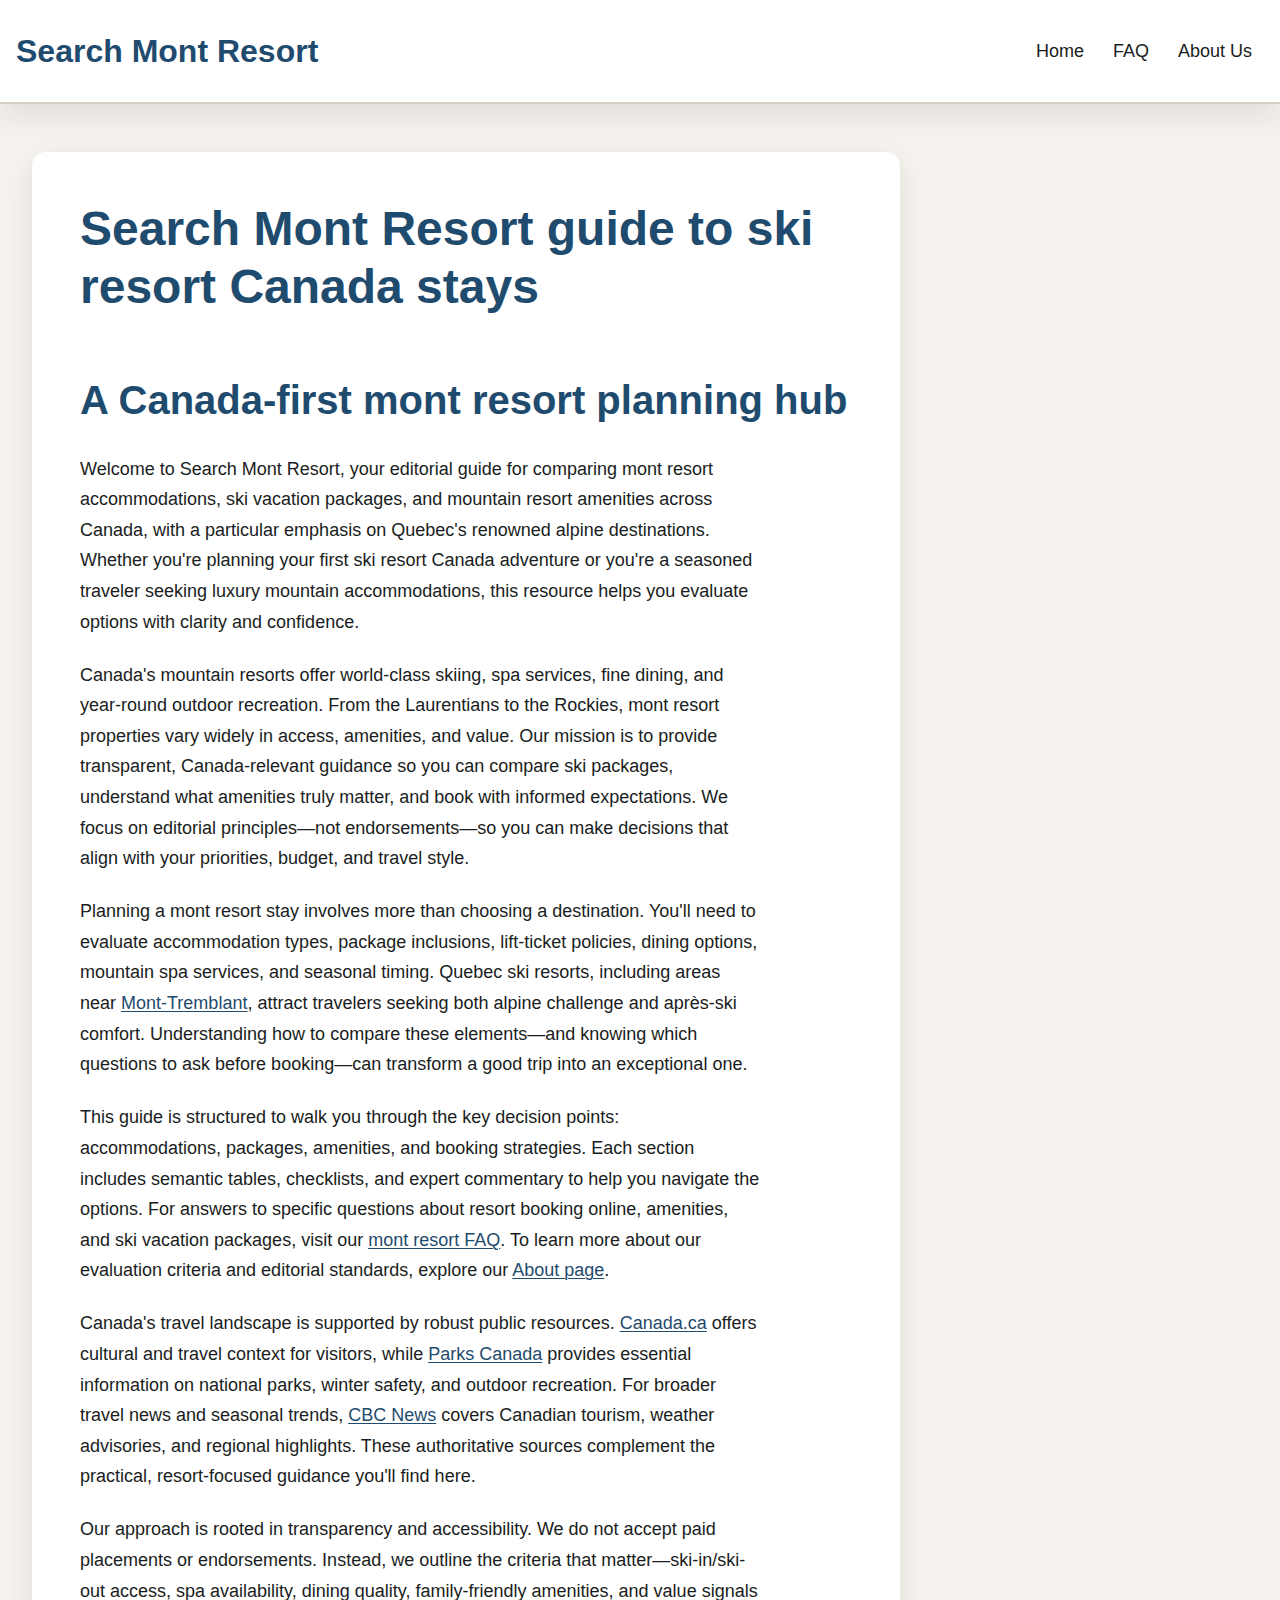
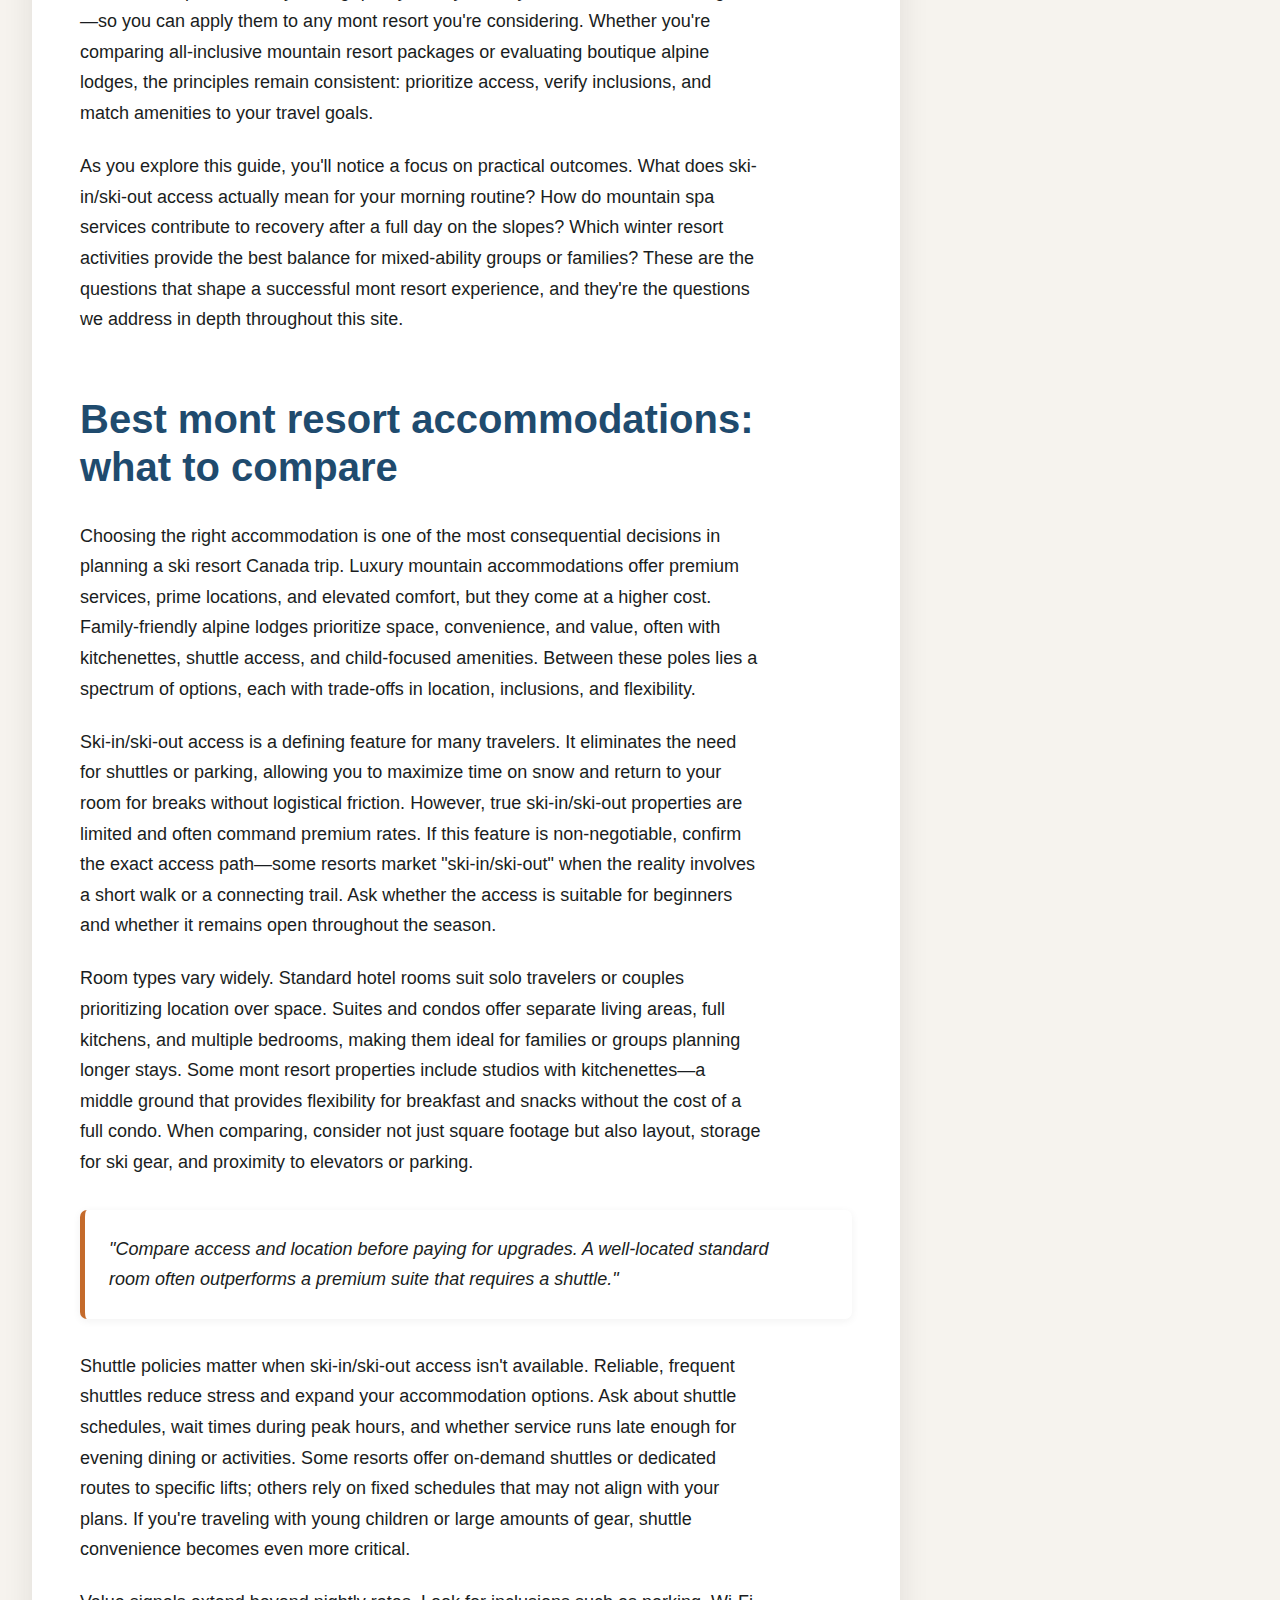
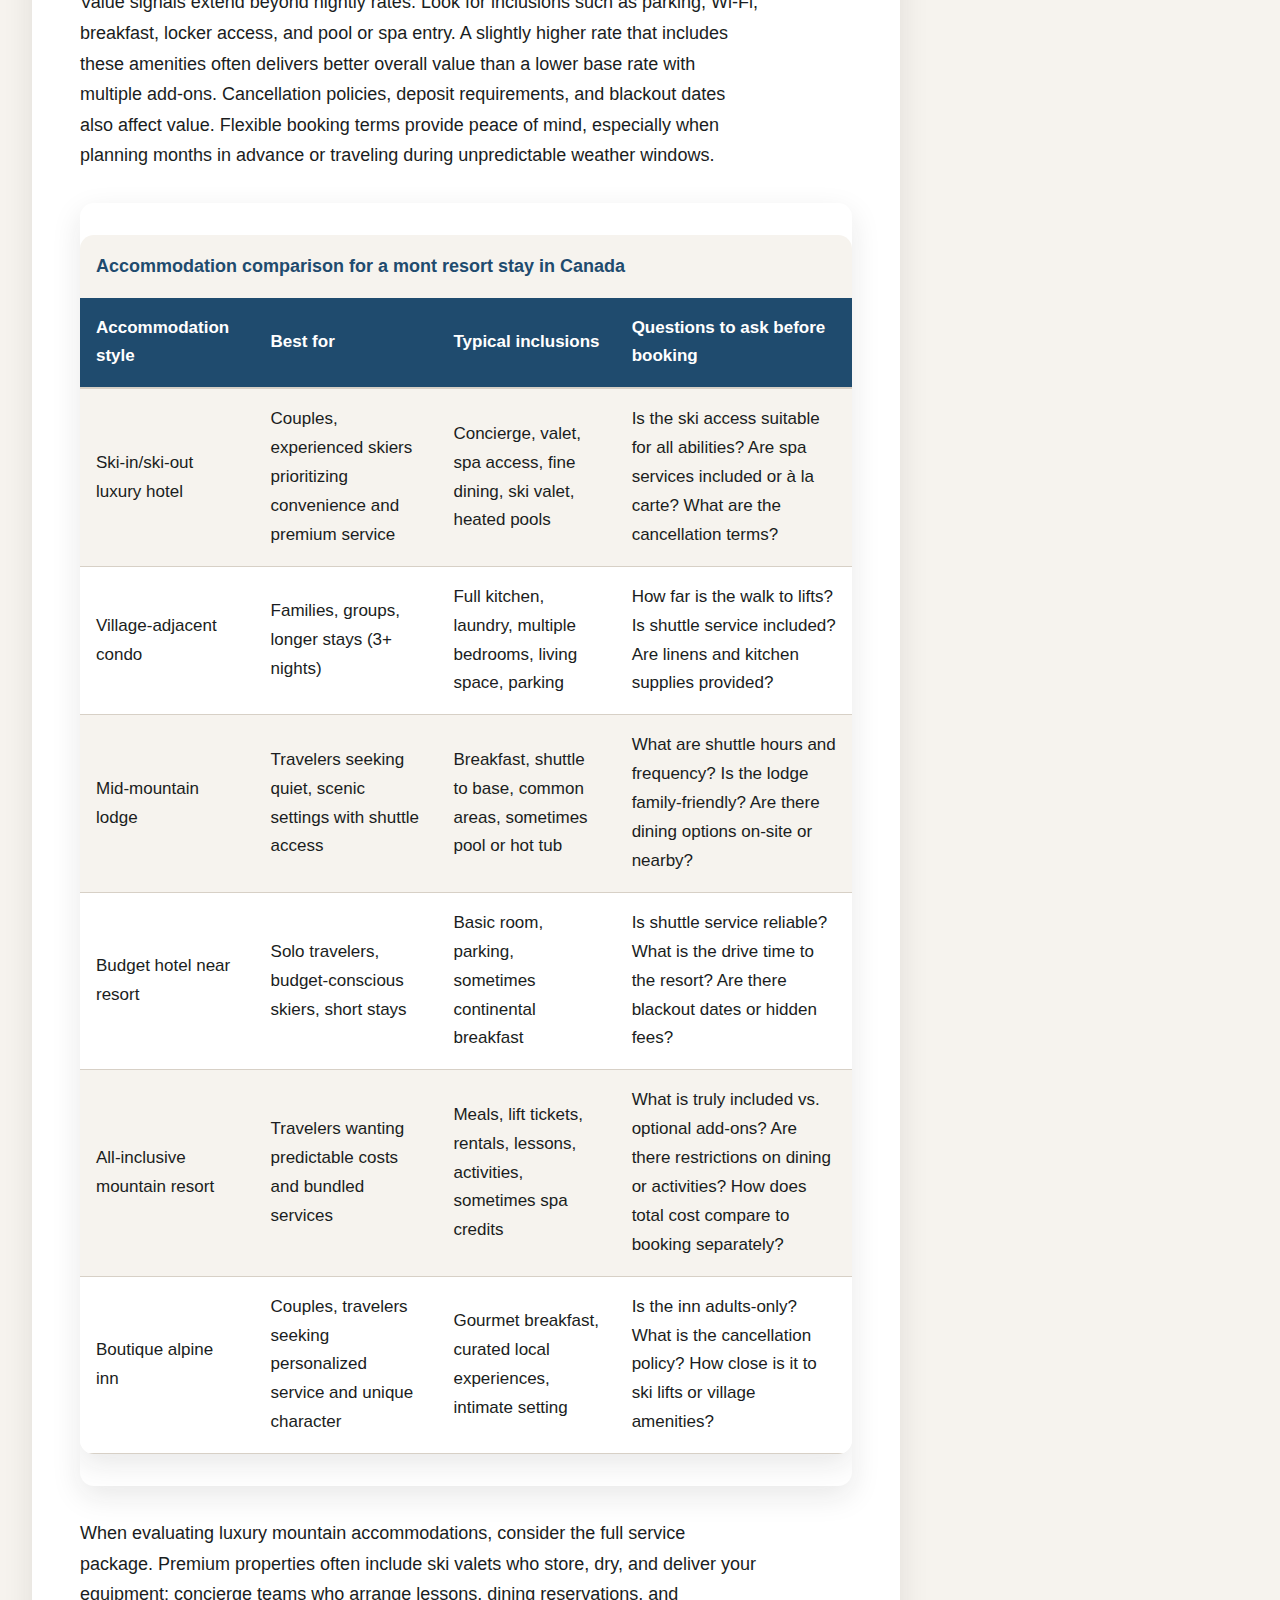
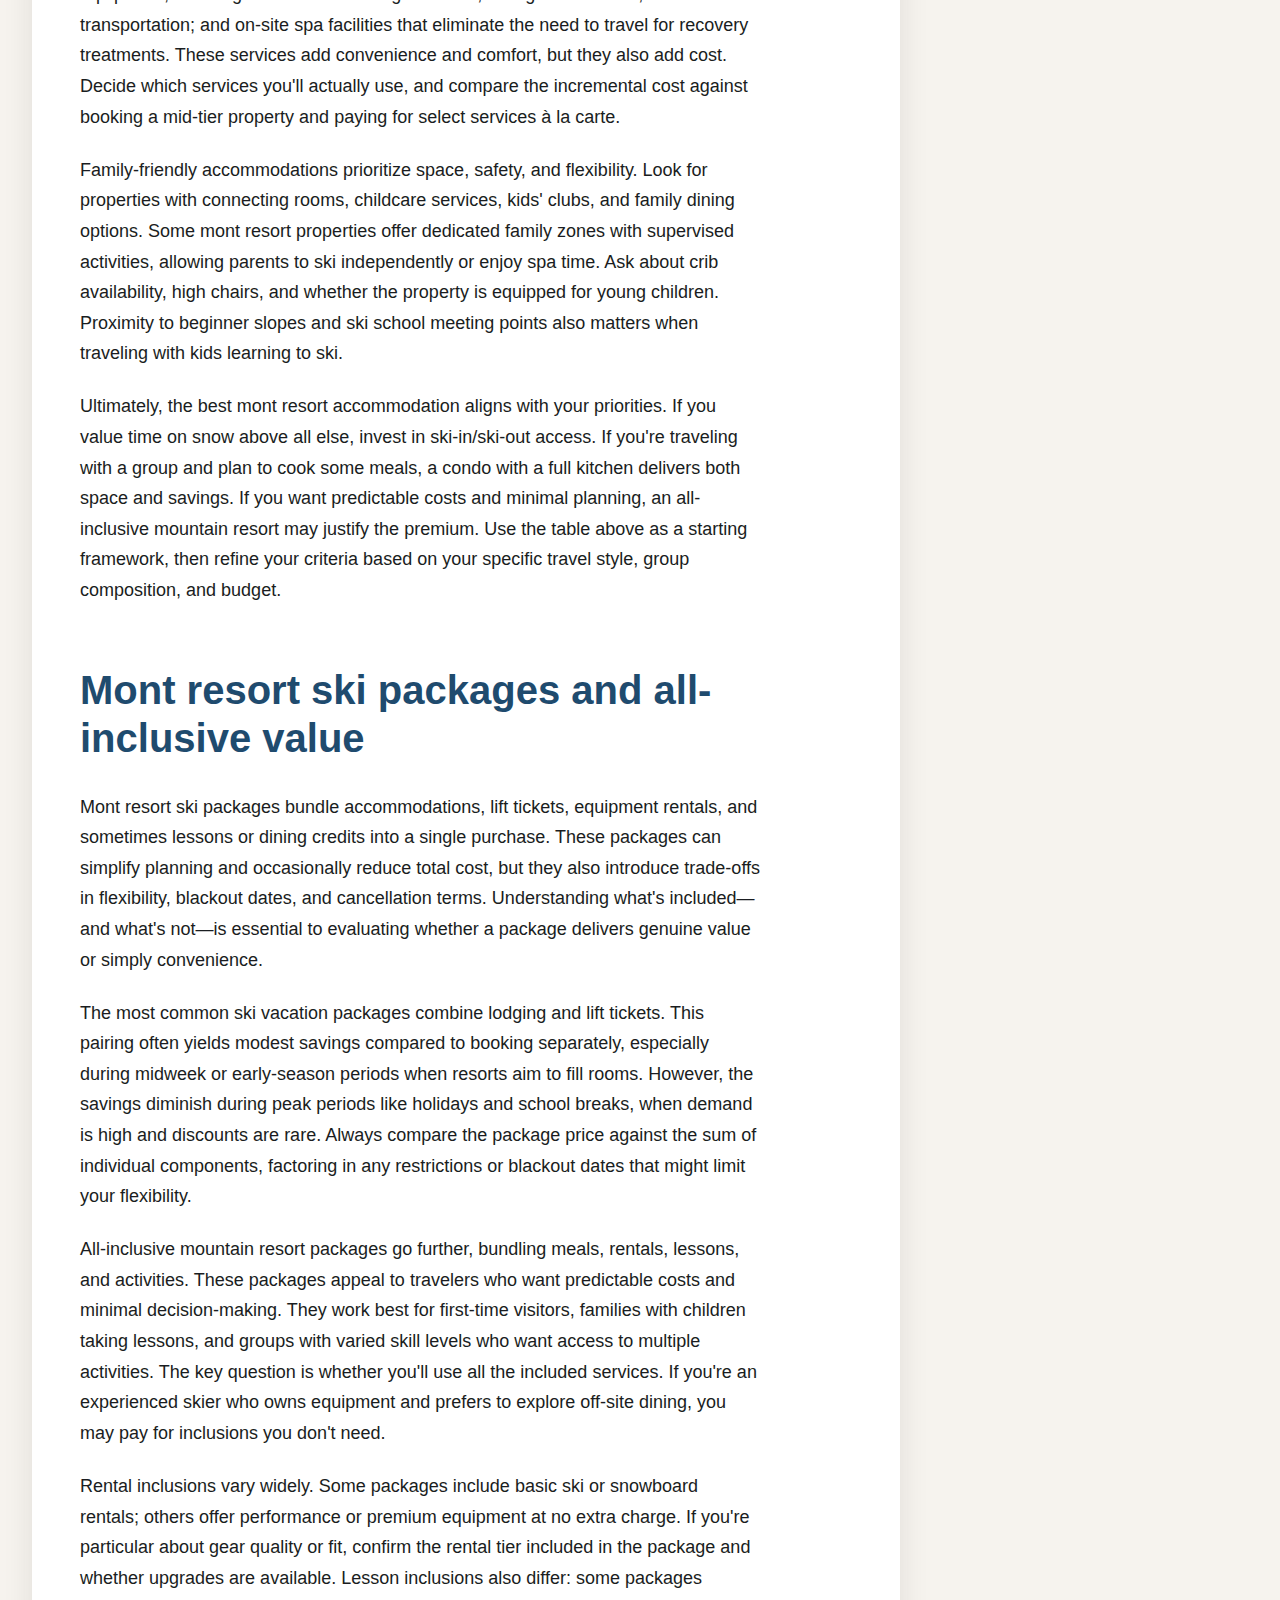
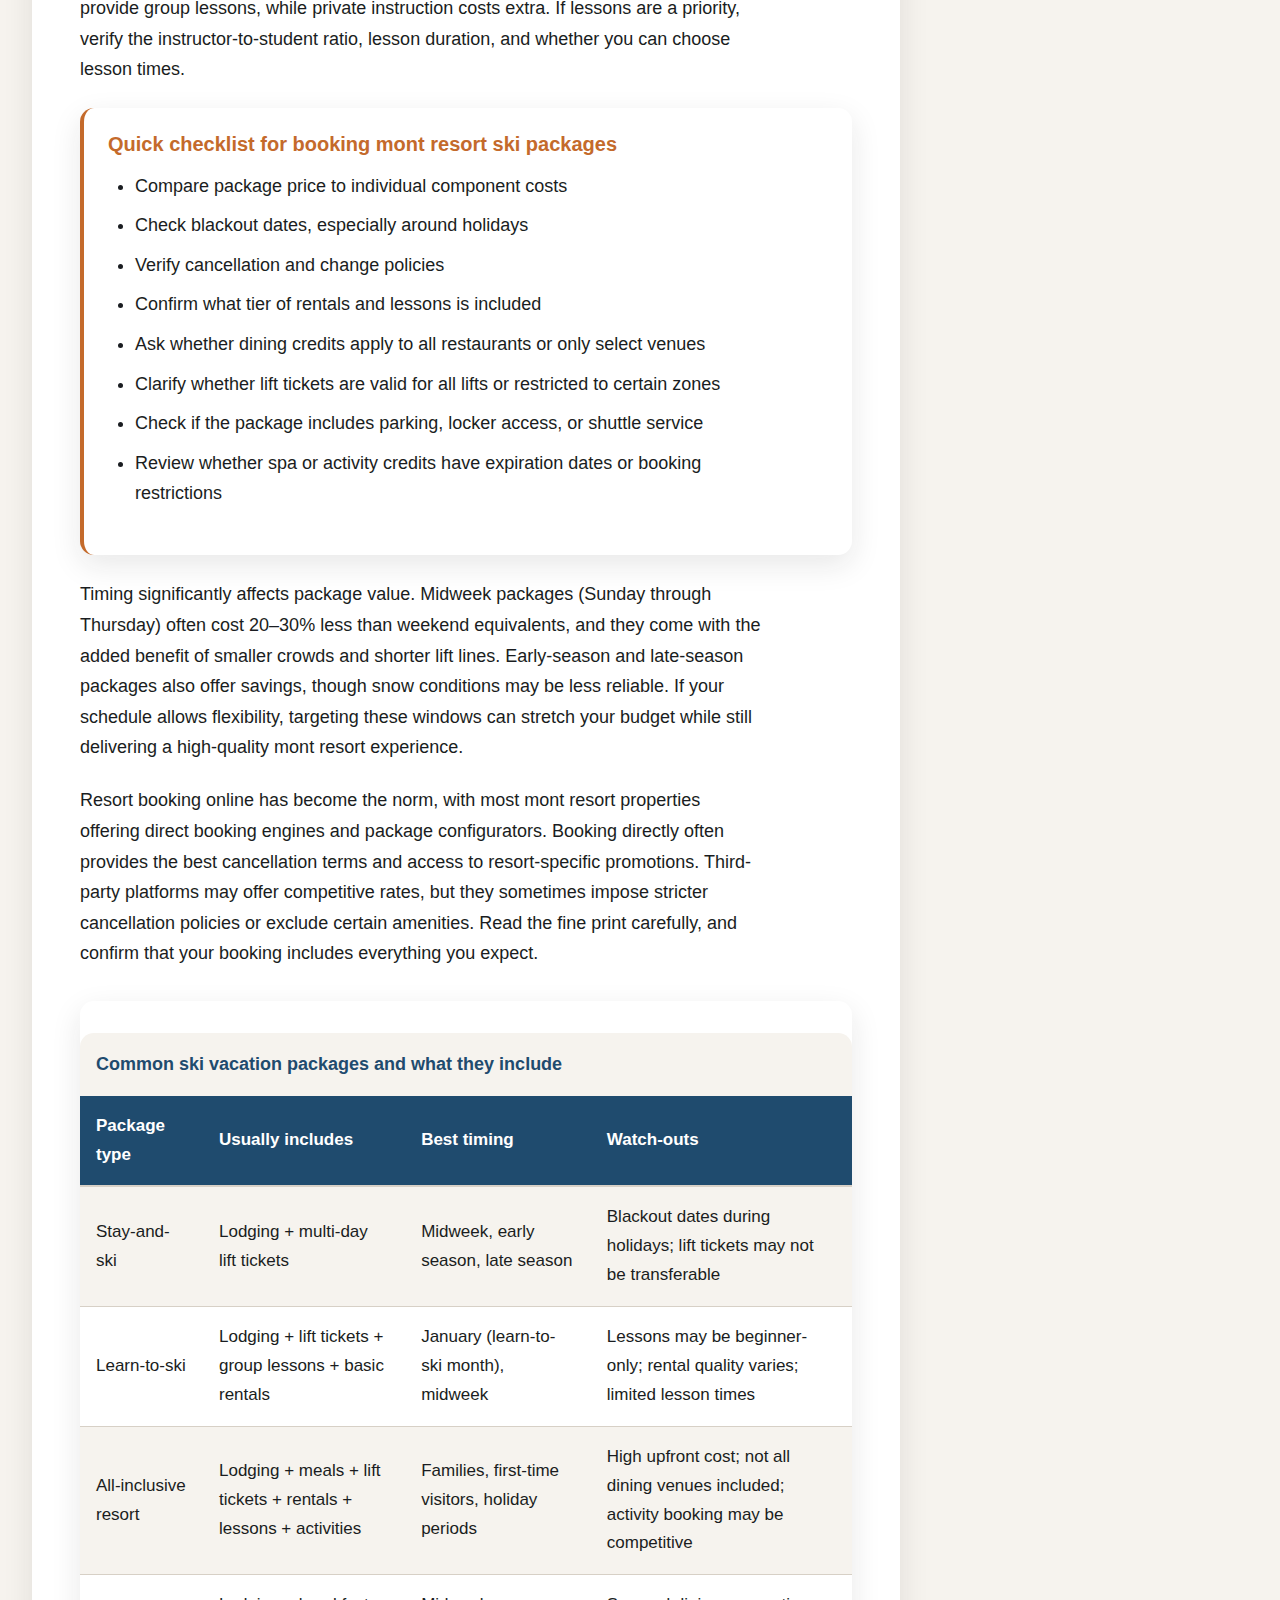
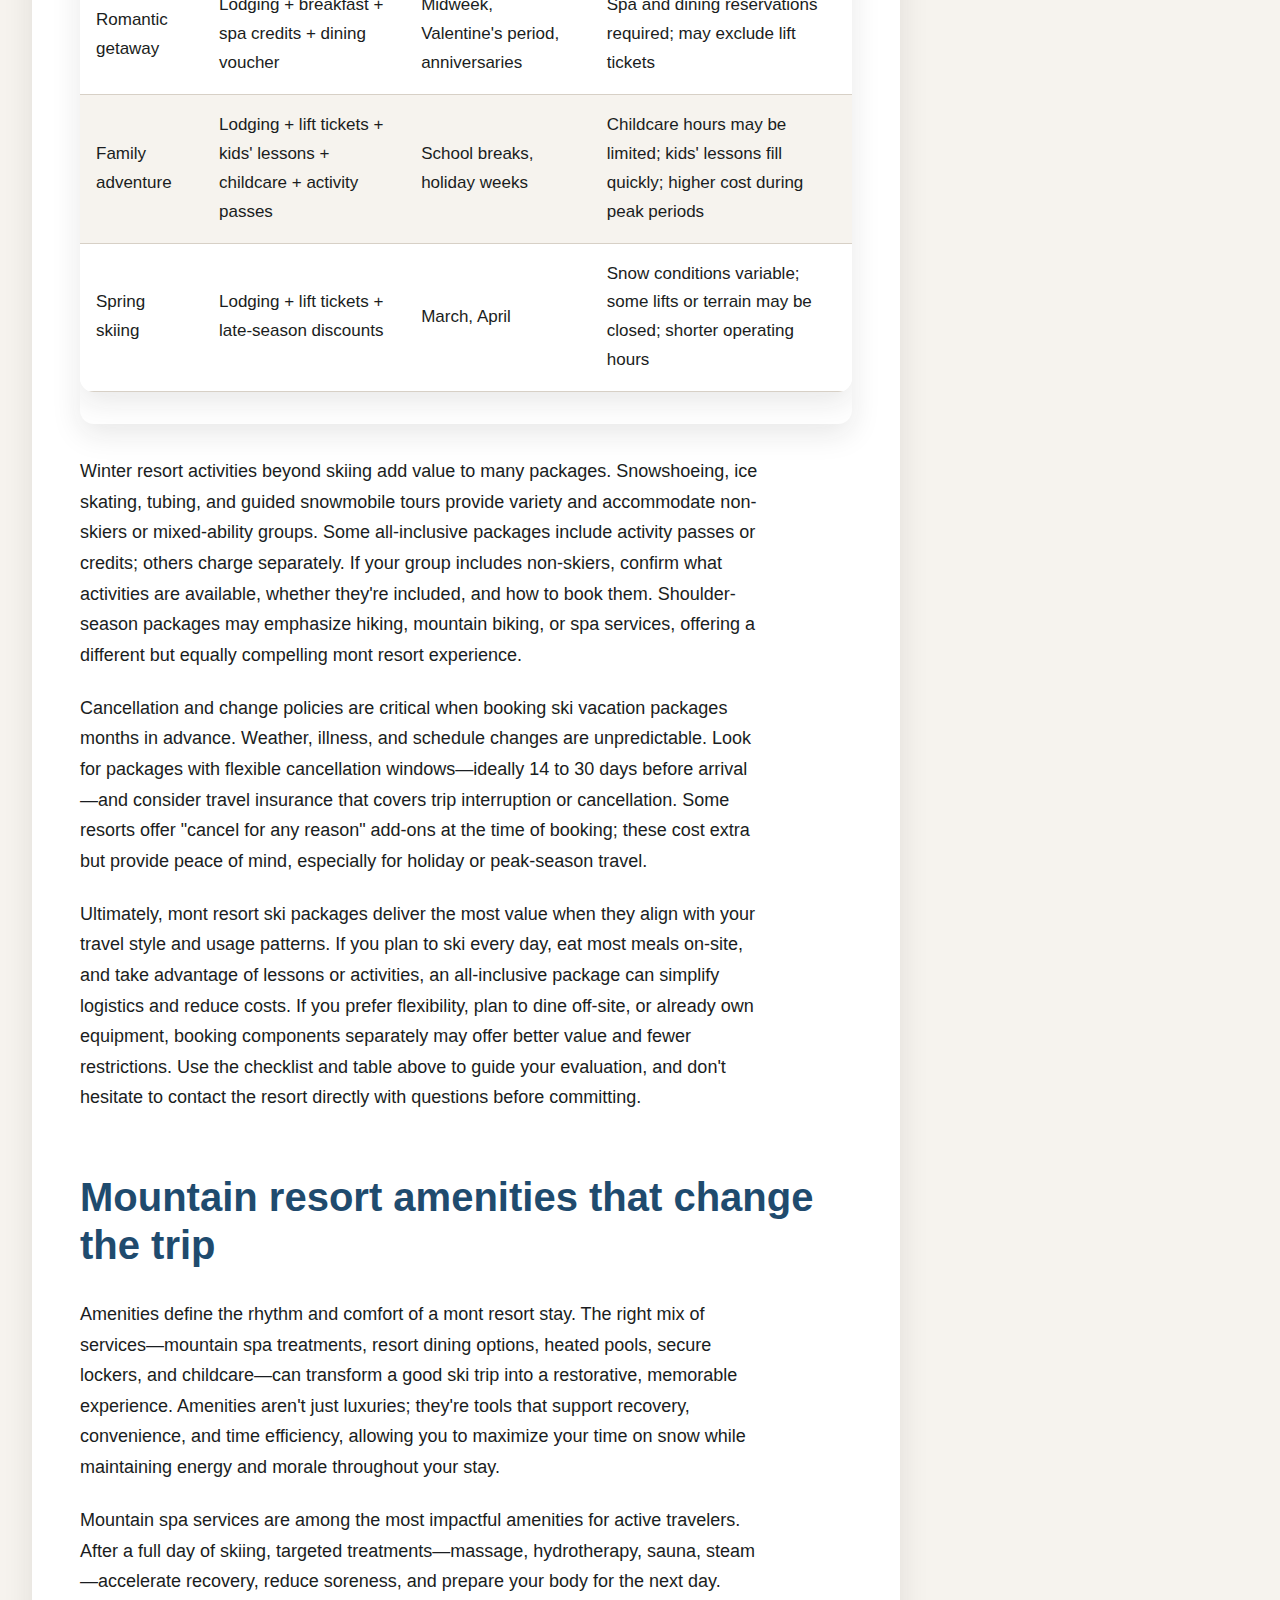
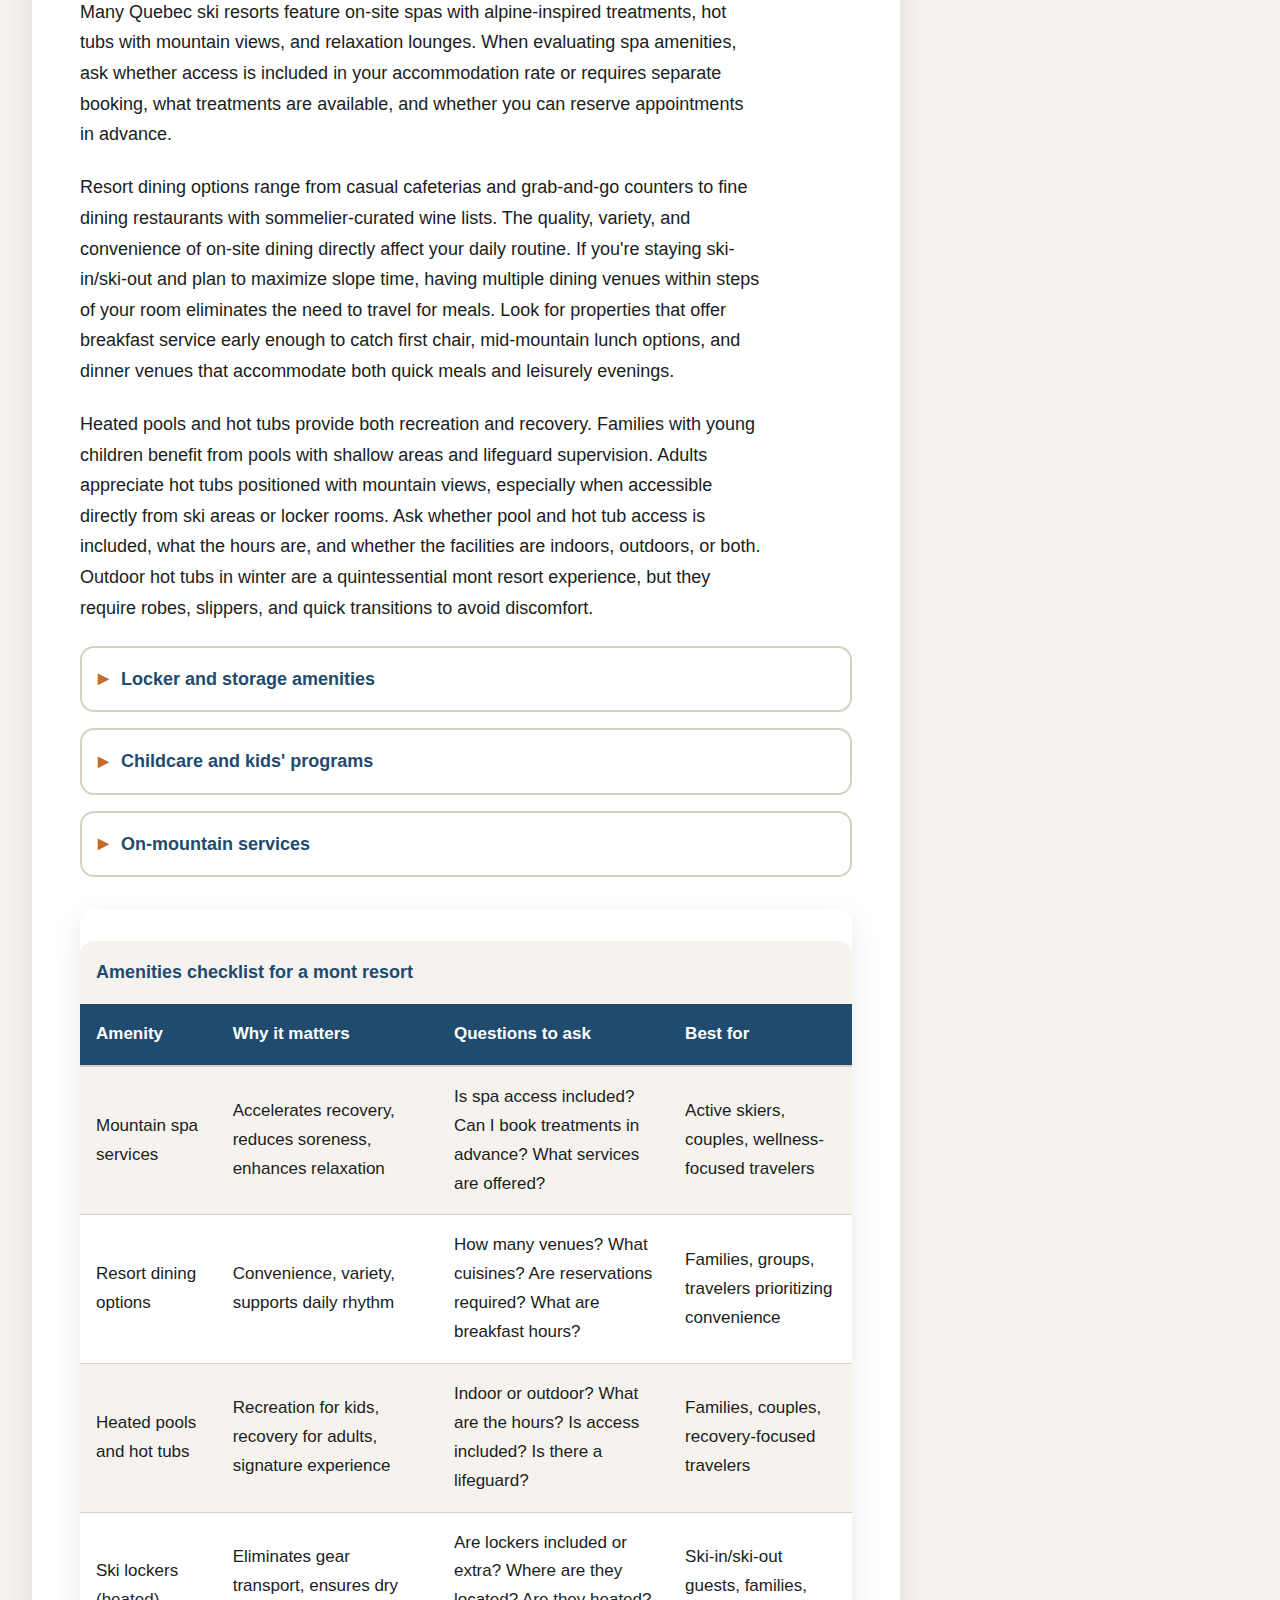
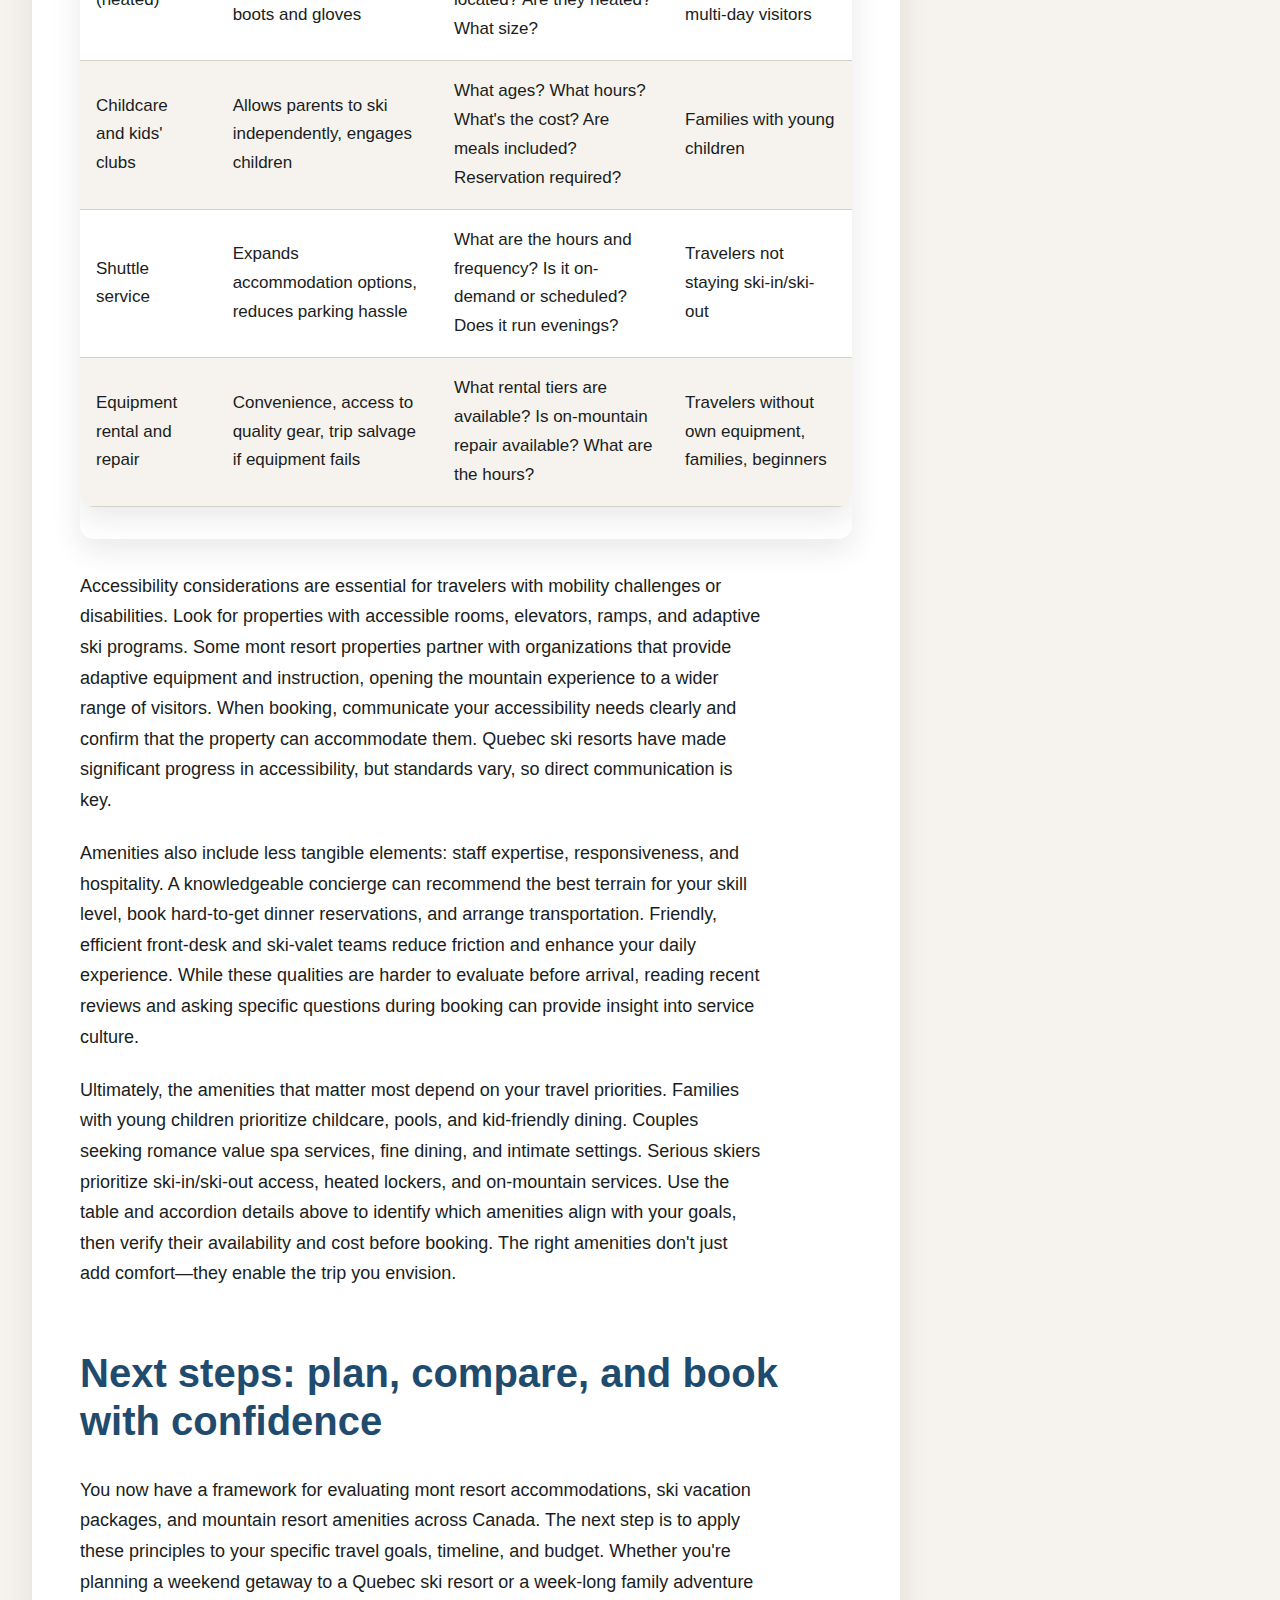
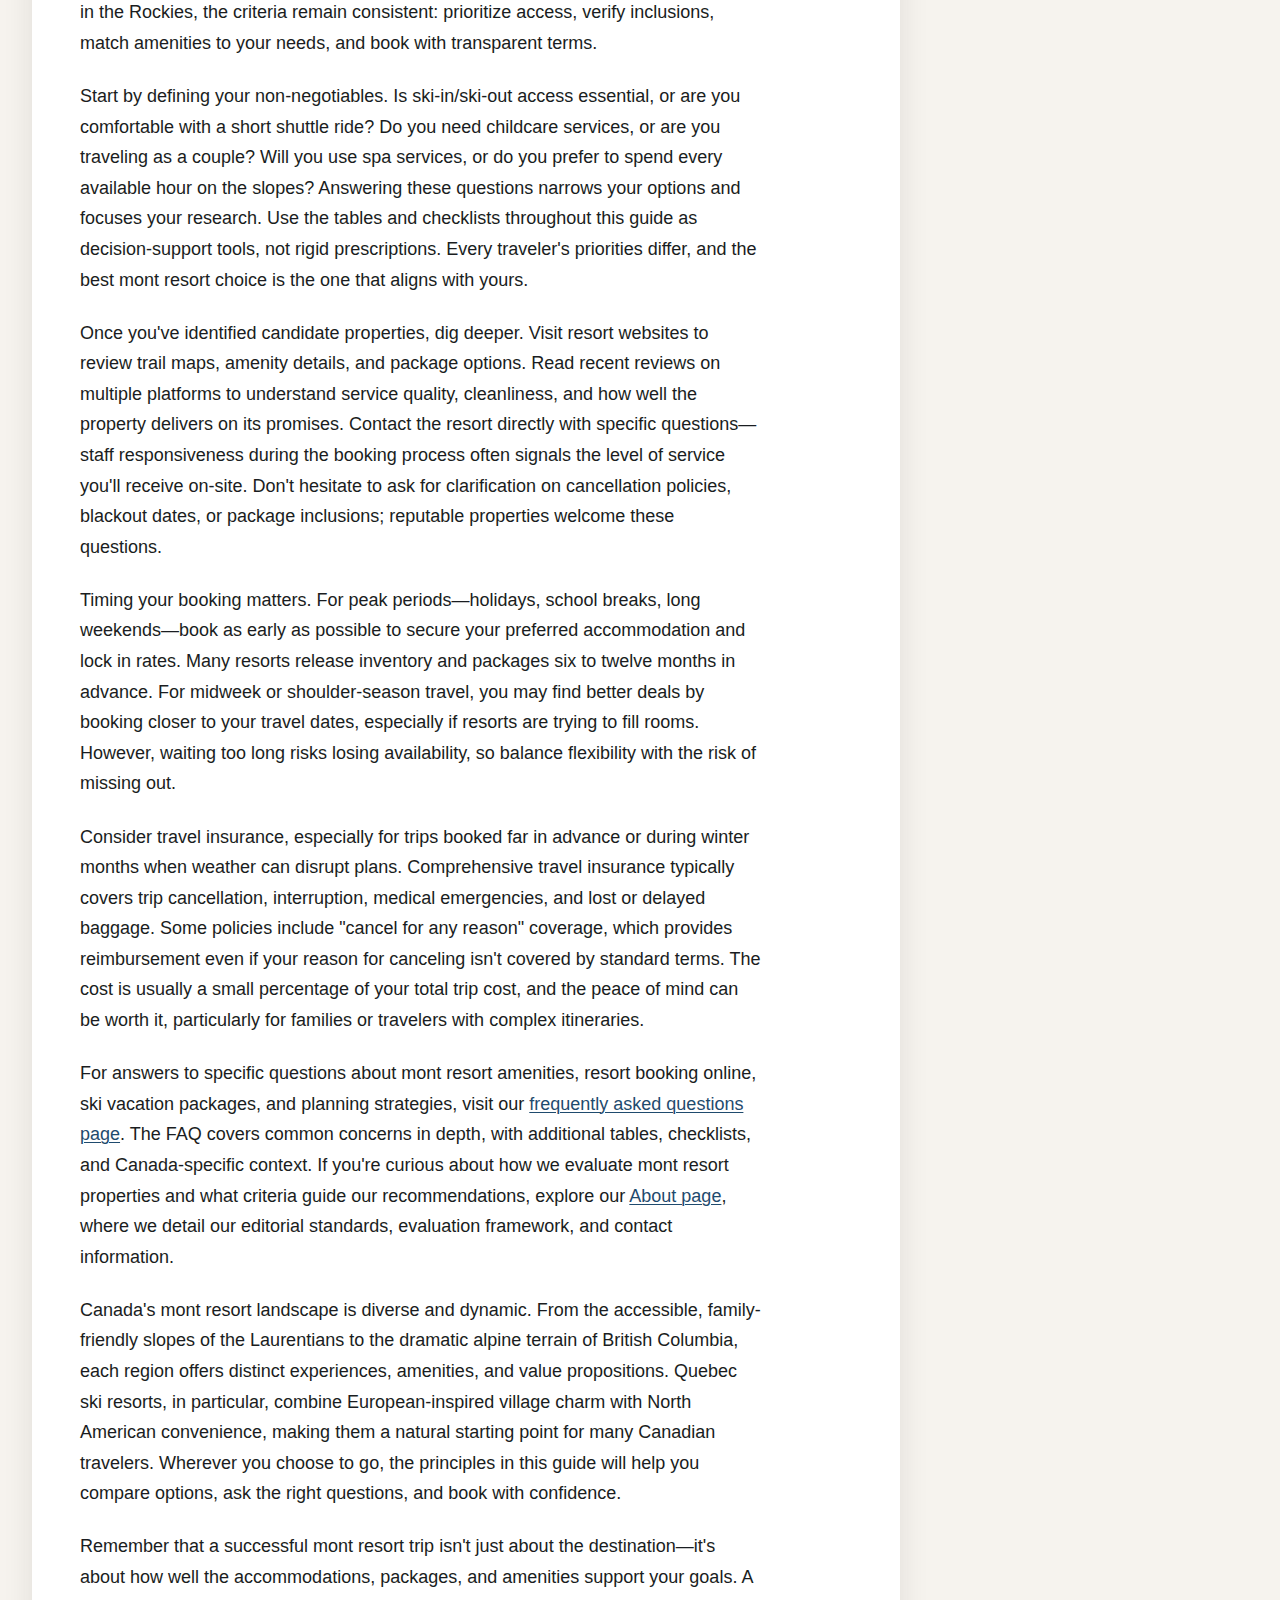
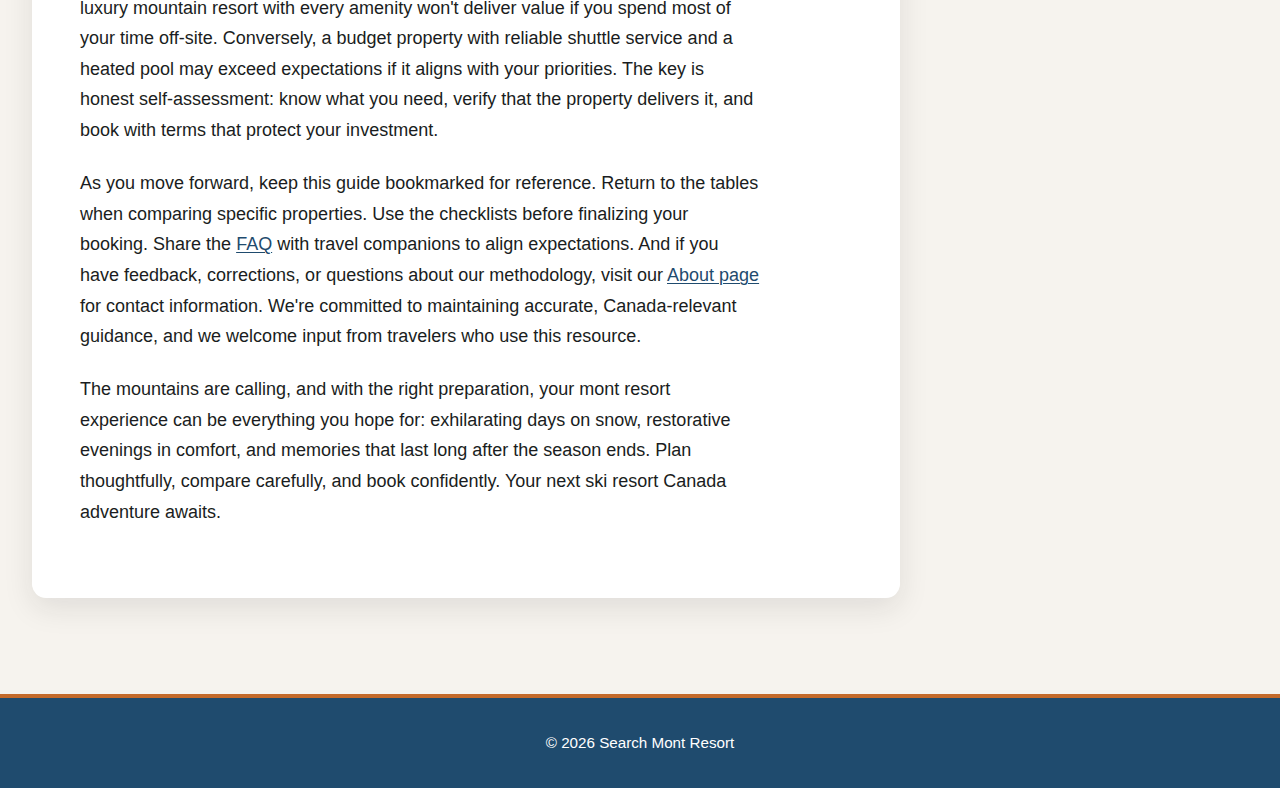
<file: index.html>
<!DOCTYPE html>
<html lang="en-CA">
<head><script>if(location.hostname==="searchmontresort.pages.dev"){location.replace("https://searchmontresort.ca"+location.pathname+location.search)}</script>
<meta charset="UTF-8">
<meta name="viewport" content="width=device-width, initial-scale=1.0">
<title>Search Mont Resort: Ski Packages & Alpine Comfort</title>
<meta name="description" content="Explore Canada-focused mont resort guidance: ski packages, mountain resort amenities, dining, spa services, and booking tips for Quebec ski resorts.">
<link rel="canonical" href="https://searchmontresort.ca/">
<link rel="stylesheet" href="style.css">
<meta property="og:title" content="Search Mont Resort: Ski Packages & Alpine Comfort">
<meta property="og:description" content="Explore Canada-focused mont resort guidance: ski packages, mountain resort amenities, dining, spa services, and booking tips for Quebec ski resorts.">
<meta property="og:url" content="https://searchmontresort.ca/">
<meta property="og:type" content="website">
<meta property="og:locale" content="en_CA">
<meta name="twitter:card" content="summary">
<meta name="twitter:title" content="Search Mont Resort: Ski Packages & Alpine Comfort">
<meta name="twitter:description" content="Explore Canada-focused mont resort guidance: ski packages, mountain resort amenities, dining, spa services, and booking tips for Quebec ski resorts.">
<script type="application/ld+json">
{
  "@context": "https://schema.org",
  "@type": "Organization",
  "name": "Search Mont Resort",
  "url": "https://searchmontresort.ca/",
  "description": "Canada-focused mont resort planning guide covering ski packages, mountain resort amenities, and Quebec ski resort guidance.",
  "areaServed": "CA"
}
</script>
</head>
<body>
<header>
<div class="header-inner">
<div class="site-name">Search Mont Resort</div>
<nav>
<a href="/">Home</a>
<a href="/faq">FAQ</a>
<a href="/about-us">About Us</a>
</nav>
</div>
</header>

<main>
<article>
<h1>Search Mont Resort guide to ski resort Canada stays</h1>

<section id="intro">
<h2>A Canada-first mont resort planning hub</h2>
<p>Welcome to Search Mont Resort, your editorial guide for comparing mont resort accommodations, ski vacation packages, and mountain resort amenities across Canada, with a particular emphasis on Quebec's renowned alpine destinations. Whether you're planning your first ski resort Canada adventure or you're a seasoned traveler seeking luxury mountain accommodations, this resource helps you evaluate options with clarity and confidence.</p>

<p>Canada's mountain resorts offer world-class skiing, spa services, fine dining, and year-round outdoor recreation. From the Laurentians to the Rockies, mont resort properties vary widely in access, amenities, and value. Our mission is to provide transparent, Canada-relevant guidance so you can compare ski packages, understand what amenities truly matter, and book with informed expectations. We focus on editorial principles—not endorsements—so you can make decisions that align with your priorities, budget, and travel style.</p>

<p>Planning a mont resort stay involves more than choosing a destination. You'll need to evaluate accommodation types, package inclusions, lift-ticket policies, dining options, mountain spa services, and seasonal timing. Quebec ski resorts, including areas near <a href="https://en.wikipedia.org/wiki/Mont_Tremblant" rel="nofollow">Mont-Tremblant</a>, attract travelers seeking both alpine challenge and après-ski comfort. Understanding how to compare these elements—and knowing which questions to ask before booking—can transform a good trip into an exceptional one.</p>

<p>This guide is structured to walk you through the key decision points: accommodations, packages, amenities, and booking strategies. Each section includes semantic tables, checklists, and expert commentary to help you navigate the options. For answers to specific questions about resort booking online, amenities, and ski vacation packages, visit our <a href="/faq">mont resort FAQ</a>. To learn more about our evaluation criteria and editorial standards, explore our <a href="/about-us">About page</a>.</p>

<p>Canada's travel landscape is supported by robust public resources. <a href="https://www.canada.ca/en/services/culture/canadian-identity-society.html" rel="nofollow">Canada.ca</a> offers cultural and travel context for visitors, while <a href="https://parks.canada.ca/" rel="nofollow">Parks Canada</a> provides essential information on national parks, winter safety, and outdoor recreation. For broader travel news and seasonal trends, <a href="https://www.cbc.ca/news" rel="nofollow">CBC News</a> covers Canadian tourism, weather advisories, and regional highlights. These authoritative sources complement the practical, resort-focused guidance you'll find here.</p>

<p>Our approach is rooted in transparency and accessibility. We do not accept paid placements or endorsements. Instead, we outline the criteria that matter—ski-in/ski-out access, spa availability, dining quality, family-friendly amenities, and value signals—so you can apply them to any mont resort you're considering. Whether you're comparing all-inclusive mountain resort packages or evaluating boutique alpine lodges, the principles remain consistent: prioritize access, verify inclusions, and match amenities to your travel goals.</p>

<p>As you explore this guide, you'll notice a focus on practical outcomes. What does ski-in/ski-out access actually mean for your morning routine? How do mountain spa services contribute to recovery after a full day on the slopes? Which winter resort activities provide the best balance for mixed-ability groups or families? These are the questions that shape a successful mont resort experience, and they're the questions we address in depth throughout this site.</p>
</section>

<section id="accommodations">
<h2>Best mont resort accommodations: what to compare</h2>
<p>Choosing the right accommodation is one of the most consequential decisions in planning a ski resort Canada trip. Luxury mountain accommodations offer premium services, prime locations, and elevated comfort, but they come at a higher cost. Family-friendly alpine lodges prioritize space, convenience, and value, often with kitchenettes, shuttle access, and child-focused amenities. Between these poles lies a spectrum of options, each with trade-offs in location, inclusions, and flexibility.</p>

<p>Ski-in/ski-out access is a defining feature for many travelers. It eliminates the need for shuttles or parking, allowing you to maximize time on snow and return to your room for breaks without logistical friction. However, true ski-in/ski-out properties are limited and often command premium rates. If this feature is non-negotiable, confirm the exact access path—some resorts market "ski-in/ski-out" when the reality involves a short walk or a connecting trail. Ask whether the access is suitable for beginners and whether it remains open throughout the season.</p>

<p>Room types vary widely. Standard hotel rooms suit solo travelers or couples prioritizing location over space. Suites and condos offer separate living areas, full kitchens, and multiple bedrooms, making them ideal for families or groups planning longer stays. Some mont resort properties include studios with kitchenettes—a middle ground that provides flexibility for breakfast and snacks without the cost of a full condo. When comparing, consider not just square footage but also layout, storage for ski gear, and proximity to elevators or parking.</p>

<blockquote>
<p>"Compare access and location before paying for upgrades. A well-located standard room often outperforms a premium suite that requires a shuttle."</p>
</blockquote>

<p>Shuttle policies matter when ski-in/ski-out access isn't available. Reliable, frequent shuttles reduce stress and expand your accommodation options. Ask about shuttle schedules, wait times during peak hours, and whether service runs late enough for evening dining or activities. Some resorts offer on-demand shuttles or dedicated routes to specific lifts; others rely on fixed schedules that may not align with your plans. If you're traveling with young children or large amounts of gear, shuttle convenience becomes even more critical.</p>

<p>Value signals extend beyond nightly rates. Look for inclusions such as parking, Wi-Fi, breakfast, locker access, and pool or spa entry. A slightly higher rate that includes these amenities often delivers better overall value than a lower base rate with multiple add-ons. Cancellation policies, deposit requirements, and blackout dates also affect value. Flexible booking terms provide peace of mind, especially when planning months in advance or traveling during unpredictable weather windows.</p>

<div class="table-wrapper">
<table>
<caption>Accommodation comparison for a mont resort stay in Canada</caption>
<thead>
<tr>
<th>Accommodation style</th>
<th>Best for</th>
<th>Typical inclusions</th>
<th>Questions to ask before booking</th>
</tr>
</thead>
<tbody>
<tr>
<td>Ski-in/ski-out luxury hotel</td>
<td>Couples, experienced skiers prioritizing convenience and premium service</td>
<td>Concierge, valet, spa access, fine dining, ski valet, heated pools</td>
<td>Is the ski access suitable for all abilities? Are spa services included or à la carte? What are the cancellation terms?</td>
</tr>
<tr>
<td>Village-adjacent condo</td>
<td>Families, groups, longer stays (3+ nights)</td>
<td>Full kitchen, laundry, multiple bedrooms, living space, parking</td>
<td>How far is the walk to lifts? Is shuttle service included? Are linens and kitchen supplies provided?</td>
</tr>
<tr>
<td>Mid-mountain lodge</td>
<td>Travelers seeking quiet, scenic settings with shuttle access</td>
<td>Breakfast, shuttle to base, common areas, sometimes pool or hot tub</td>
<td>What are shuttle hours and frequency? Is the lodge family-friendly? Are there dining options on-site or nearby?</td>
</tr>
<tr>
<td>Budget hotel near resort</td>
<td>Solo travelers, budget-conscious skiers, short stays</td>
<td>Basic room, parking, sometimes continental breakfast</td>
<td>Is shuttle service reliable? What is the drive time to the resort? Are there blackout dates or hidden fees?</td>
</tr>
<tr>
<td>All-inclusive mountain resort</td>
<td>Travelers wanting predictable costs and bundled services</td>
<td>Meals, lift tickets, rentals, lessons, activities, sometimes spa credits</td>
<td>What is truly included vs. optional add-ons? Are there restrictions on dining or activities? How does total cost compare to booking separately?</td>
</tr>
<tr>
<td>Boutique alpine inn</td>
<td>Couples, travelers seeking personalized service and unique character</td>
<td>Gourmet breakfast, curated local experiences, intimate setting</td>
<td>Is the inn adults-only? What is the cancellation policy? How close is it to ski lifts or village amenities?</td>
</tr>
</tbody>
</table>
</div>

<p>When evaluating luxury mountain accommodations, consider the full service package. Premium properties often include ski valets who store, dry, and deliver your equipment; concierge teams who arrange lessons, dining reservations, and transportation; and on-site spa facilities that eliminate the need to travel for recovery treatments. These services add convenience and comfort, but they also add cost. Decide which services you'll actually use, and compare the incremental cost against booking a mid-tier property and paying for select services à la carte.</p>

<p>Family-friendly accommodations prioritize space, safety, and flexibility. Look for properties with connecting rooms, childcare services, kids' clubs, and family dining options. Some mont resort properties offer dedicated family zones with supervised activities, allowing parents to ski independently or enjoy spa time. Ask about crib availability, high chairs, and whether the property is equipped for young children. Proximity to beginner slopes and ski school meeting points also matters when traveling with kids learning to ski.</p>

<p>Ultimately, the best mont resort accommodation aligns with your priorities. If you value time on snow above all else, invest in ski-in/ski-out access. If you're traveling with a group and plan to cook some meals, a condo with a full kitchen delivers both space and savings. If you want predictable costs and minimal planning, an all-inclusive mountain resort may justify the premium. Use the table above as a starting framework, then refine your criteria based on your specific travel style, group composition, and budget.</p>
</section>

<section id="packages">
<h2>Mont resort ski packages and all-inclusive value</h2>
<p>Mont resort ski packages bundle accommodations, lift tickets, equipment rentals, and sometimes lessons or dining credits into a single purchase. These packages can simplify planning and occasionally reduce total cost, but they also introduce trade-offs in flexibility, blackout dates, and cancellation terms. Understanding what's included—and what's not—is essential to evaluating whether a package delivers genuine value or simply convenience.</p>

<p>The most common ski vacation packages combine lodging and lift tickets. This pairing often yields modest savings compared to booking separately, especially during midweek or early-season periods when resorts aim to fill rooms. However, the savings diminish during peak periods like holidays and school breaks, when demand is high and discounts are rare. Always compare the package price against the sum of individual components, factoring in any restrictions or blackout dates that might limit your flexibility.</p>

<p>All-inclusive mountain resort packages go further, bundling meals, rentals, lessons, and activities. These packages appeal to travelers who want predictable costs and minimal decision-making. They work best for first-time visitors, families with children taking lessons, and groups with varied skill levels who want access to multiple activities. The key question is whether you'll use all the included services. If you're an experienced skier who owns equipment and prefers to explore off-site dining, you may pay for inclusions you don't need.</p>

<p>Rental inclusions vary widely. Some packages include basic ski or snowboard rentals; others offer performance or premium equipment at no extra charge. If you're particular about gear quality or fit, confirm the rental tier included in the package and whether upgrades are available. Lesson inclusions also differ: some packages provide group lessons, while private instruction costs extra. If lessons are a priority, verify the instructor-to-student ratio, lesson duration, and whether you can choose lesson times.</p>

<aside>
<h3>Quick checklist for booking mont resort ski packages</h3>
<ul>
<li>Compare package price to individual component costs</li>
<li>Check blackout dates, especially around holidays</li>
<li>Verify cancellation and change policies</li>
<li>Confirm what tier of rentals and lessons is included</li>
<li>Ask whether dining credits apply to all restaurants or only select venues</li>
<li>Clarify whether lift tickets are valid for all lifts or restricted to certain zones</li>
<li>Check if the package includes parking, locker access, or shuttle service</li>
<li>Review whether spa or activity credits have expiration dates or booking restrictions</li>
</ul>
</aside>

<p>Timing significantly affects package value. Midweek packages (Sunday through Thursday) often cost 20–30% less than weekend equivalents, and they come with the added benefit of smaller crowds and shorter lift lines. Early-season and late-season packages also offer savings, though snow conditions may be less reliable. If your schedule allows flexibility, targeting these windows can stretch your budget while still delivering a high-quality mont resort experience.</p>

<p>Resort booking online has become the norm, with most mont resort properties offering direct booking engines and package configurators. Booking directly often provides the best cancellation terms and access to resort-specific promotions. Third-party platforms may offer competitive rates, but they sometimes impose stricter cancellation policies or exclude certain amenities. Read the fine print carefully, and confirm that your booking includes everything you expect.</p>

<div class="table-wrapper">
<table>
<caption>Common ski vacation packages and what they include</caption>
<thead>
<tr>
<th>Package type</th>
<th>Usually includes</th>
<th>Best timing</th>
<th>Watch-outs</th>
</tr>
</thead>
<tbody>
<tr>
<td>Stay-and-ski</td>
<td>Lodging + multi-day lift tickets</td>
<td>Midweek, early season, late season</td>
<td>Blackout dates during holidays; lift tickets may not be transferable</td>
</tr>
<tr>
<td>Learn-to-ski</td>
<td>Lodging + lift tickets + group lessons + basic rentals</td>
<td>January (learn-to-ski month), midweek</td>
<td>Lessons may be beginner-only; rental quality varies; limited lesson times</td>
</tr>
<tr>
<td>All-inclusive resort</td>
<td>Lodging + meals + lift tickets + rentals + lessons + activities</td>
<td>Families, first-time visitors, holiday periods</td>
<td>High upfront cost; not all dining venues included; activity booking may be competitive</td>
</tr>
<tr>
<td>Romantic getaway</td>
<td>Lodging + breakfast + spa credits + dining voucher</td>
<td>Midweek, Valentine's period, anniversaries</td>
<td>Spa and dining reservations required; may exclude lift tickets</td>
</tr>
<tr>
<td>Family adventure</td>
<td>Lodging + lift tickets + kids' lessons + childcare + activity passes</td>
<td>School breaks, holiday weeks</td>
<td>Childcare hours may be limited; kids' lessons fill quickly; higher cost during peak periods</td>
</tr>
<tr>
<td>Spring skiing</td>
<td>Lodging + lift tickets + late-season discounts</td>
<td>March, April</td>
<td>Snow conditions variable; some lifts or terrain may be closed; shorter operating hours</td>
</tr>
</tbody>
</table>
</div>

<p>Winter resort activities beyond skiing add value to many packages. Snowshoeing, ice skating, tubing, and guided snowmobile tours provide variety and accommodate non-skiers or mixed-ability groups. Some all-inclusive packages include activity passes or credits; others charge separately. If your group includes non-skiers, confirm what activities are available, whether they're included, and how to book them. Shoulder-season packages may emphasize hiking, mountain biking, or spa services, offering a different but equally compelling mont resort experience.</p>

<p>Cancellation and change policies are critical when booking ski vacation packages months in advance. Weather, illness, and schedule changes are unpredictable. Look for packages with flexible cancellation windows—ideally 14 to 30 days before arrival—and consider travel insurance that covers trip interruption or cancellation. Some resorts offer "cancel for any reason" add-ons at the time of booking; these cost extra but provide peace of mind, especially for holiday or peak-season travel.</p>

<p>Ultimately, mont resort ski packages deliver the most value when they align with your travel style and usage patterns. If you plan to ski every day, eat most meals on-site, and take advantage of lessons or activities, an all-inclusive package can simplify logistics and reduce costs. If you prefer flexibility, plan to dine off-site, or already own equipment, booking components separately may offer better value and fewer restrictions. Use the checklist and table above to guide your evaluation, and don't hesitate to contact the resort directly with questions before committing.</p>
</section>

<section id="amenities">
<h2>Mountain resort amenities that change the trip</h2>
<p>Amenities define the rhythm and comfort of a mont resort stay. The right mix of services—mountain spa treatments, resort dining options, heated pools, secure lockers, and childcare—can transform a good ski trip into a restorative, memorable experience. Amenities aren't just luxuries; they're tools that support recovery, convenience, and time efficiency, allowing you to maximize your time on snow while maintaining energy and morale throughout your stay.</p>

<p>Mountain spa services are among the most impactful amenities for active travelers. After a full day of skiing, targeted treatments—massage, hydrotherapy, sauna, steam—accelerate recovery, reduce soreness, and prepare your body for the next day. Many Quebec ski resorts feature on-site spas with alpine-inspired treatments, hot tubs with mountain views, and relaxation lounges. When evaluating spa amenities, ask whether access is included in your accommodation rate or requires separate booking, what treatments are available, and whether you can reserve appointments in advance.</p>

<p>Resort dining options range from casual cafeterias and grab-and-go counters to fine dining restaurants with sommelier-curated wine lists. The quality, variety, and convenience of on-site dining directly affect your daily routine. If you're staying ski-in/ski-out and plan to maximize slope time, having multiple dining venues within steps of your room eliminates the need to travel for meals. Look for properties that offer breakfast service early enough to catch first chair, mid-mountain lunch options, and dinner venues that accommodate both quick meals and leisurely evenings.</p>

<p>Heated pools and hot tubs provide both recreation and recovery. Families with young children benefit from pools with shallow areas and lifeguard supervision. Adults appreciate hot tubs positioned with mountain views, especially when accessible directly from ski areas or locker rooms. Ask whether pool and hot tub access is included, what the hours are, and whether the facilities are indoors, outdoors, or both. Outdoor hot tubs in winter are a quintessential mont resort experience, but they require robes, slippers, and quick transitions to avoid discomfort.</p>

<details>
<summary>Locker and storage amenities</summary>
<div class="details-content">
<p>Secure, convenient locker access is a small amenity with outsized impact. Ski lockers near base areas allow you to store equipment overnight, eliminating the need to haul gear to and from your room. Heated lockers dry boots and gloves, ensuring comfort the next morning. Day lockers provide secure storage for valuables, extra layers, and snacks. When comparing mont resort properties, confirm whether lockers are included, where they're located, and whether they're large enough for your group's equipment. Some resorts charge daily locker fees; others include them with certain accommodation tiers.</p>
</div>
</details>

<details>
<summary>Childcare and kids' programs</summary>
<div class="details-content">
<p>Childcare services and supervised kids' programs allow parents to ski independently or enjoy spa time while children are engaged in age-appropriate activities. Many family-friendly mont resort properties offer kids' clubs with crafts, games, and outdoor play; some include ski lessons or snow play as part of the program. Ask about age ranges, hours, staff-to-child ratios, and whether reservations are required. Costs vary: some resorts include kids' programs with certain packages, while others charge hourly or daily rates. Confirm whether meals or snacks are provided and what the cancellation policy is if your child is unwell.</p>
</div>
</details>

<details>
<summary>On-mountain services</summary>
<div class="details-content">
<p>On-mountain services—patrol, first aid, equipment repair, food and beverage, and warming huts—enhance safety and convenience. Well-staffed patrol teams and accessible first-aid stations provide peace of mind, especially for families or less-experienced skiers. On-mountain dining options allow you to refuel without returning to the base, extending your time on snow. Equipment repair services can fix a broken binding or edge, salvaging a day that might otherwise be lost. When researching a mont resort, review trail maps and resort websites to understand where these services are located and what hours they operate.</p>
</div>
</details>

<div class="table-wrapper">
<table>
<caption>Amenities checklist for a mont resort</caption>
<thead>
<tr>
<th>Amenity</th>
<th>Why it matters</th>
<th>Questions to ask</th>
<th>Best for</th>
</tr>
</thead>
<tbody>
<tr>
<td>Mountain spa services</td>
<td>Accelerates recovery, reduces soreness, enhances relaxation</td>
<td>Is spa access included? Can I book treatments in advance? What services are offered?</td>
<td>Active skiers, couples, wellness-focused travelers</td>
</tr>
<tr>
<td>Resort dining options</td>
<td>Convenience, variety, supports daily rhythm</td>
<td>How many venues? What cuisines? Are reservations required? What are breakfast hours?</td>
<td>Families, groups, travelers prioritizing convenience</td>
</tr>
<tr>
<td>Heated pools and hot tubs</td>
<td>Recreation for kids, recovery for adults, signature experience</td>
<td>Indoor or outdoor? What are the hours? Is access included? Is there a lifeguard?</td>
<td>Families, couples, recovery-focused travelers</td>
</tr>
<tr>
<td>Ski lockers (heated)</td>
<td>Eliminates gear transport, ensures dry boots and gloves</td>
<td>Are lockers included or extra? Where are they located? Are they heated? What size?</td>
<td>Ski-in/ski-out guests, families, multi-day visitors</td>
</tr>
<tr>
<td>Childcare and kids' clubs</td>
<td>Allows parents to ski independently, engages children</td>
<td>What ages? What hours? What's the cost? Are meals included? Reservation required?</td>
<td>Families with young children</td>
</tr>
<tr>
<td>Shuttle service</td>
<td>Expands accommodation options, reduces parking hassle</td>
<td>What are the hours and frequency? Is it on-demand or scheduled? Does it run evenings?</td>
<td>Travelers not staying ski-in/ski-out</td>
</tr>
<tr>
<td>Equipment rental and repair</td>
<td>Convenience, access to quality gear, trip salvage if equipment fails</td>
<td>What rental tiers are available? Is on-mountain repair available? What are the hours?</td>
<td>Travelers without own equipment, families, beginners</td>
</tr>
</tbody>
</table>
</div>

<p>Accessibility considerations are essential for travelers with mobility challenges or disabilities. Look for properties with accessible rooms, elevators, ramps, and adaptive ski programs. Some mont resort properties partner with organizations that provide adaptive equipment and instruction, opening the mountain experience to a wider range of visitors. When booking, communicate your accessibility needs clearly and confirm that the property can accommodate them. Quebec ski resorts have made significant progress in accessibility, but standards vary, so direct communication is key.</p>

<p>Amenities also include less tangible elements: staff expertise, responsiveness, and hospitality. A knowledgeable concierge can recommend the best terrain for your skill level, book hard-to-get dinner reservations, and arrange transportation. Friendly, efficient front-desk and ski-valet teams reduce friction and enhance your daily experience. While these qualities are harder to evaluate before arrival, reading recent reviews and asking specific questions during booking can provide insight into service culture.</p>

<p>Ultimately, the amenities that matter most depend on your travel priorities. Families with young children prioritize childcare, pools, and kid-friendly dining. Couples seeking romance value spa services, fine dining, and intimate settings. Serious skiers prioritize ski-in/ski-out access, heated lockers, and on-mountain services. Use the table and accordion details above to identify which amenities align with your goals, then verify their availability and cost before booking. The right amenities don't just add comfort—they enable the trip you envision.</p>
</section>

<section id="cta">
<h2>Next steps: plan, compare, and book with confidence</h2>
<p>You now have a framework for evaluating mont resort accommodations, ski vacation packages, and mountain resort amenities across Canada. The next step is to apply these principles to your specific travel goals, timeline, and budget. Whether you're planning a weekend getaway to a Quebec ski resort or a week-long family adventure in the Rockies, the criteria remain consistent: prioritize access, verify inclusions, match amenities to your needs, and book with transparent terms.</p>

<p>Start by defining your non-negotiables. Is ski-in/ski-out access essential, or are you comfortable with a short shuttle ride? Do you need childcare services, or are you traveling as a couple? Will you use spa services, or do you prefer to spend every available hour on the slopes? Answering these questions narrows your options and focuses your research. Use the tables and checklists throughout this guide as decision-support tools, not rigid prescriptions. Every traveler's priorities differ, and the best mont resort choice is the one that aligns with yours.</p>

<p>Once you've identified candidate properties, dig deeper. Visit resort websites to review trail maps, amenity details, and package options. Read recent reviews on multiple platforms to understand service quality, cleanliness, and how well the property delivers on its promises. Contact the resort directly with specific questions—staff responsiveness during the booking process often signals the level of service you'll receive on-site. Don't hesitate to ask for clarification on cancellation policies, blackout dates, or package inclusions; reputable properties welcome these questions.</p>

<p>Timing your booking matters. For peak periods—holidays, school breaks, long weekends—book as early as possible to secure your preferred accommodation and lock in rates. Many resorts release inventory and packages six to twelve months in advance. For midweek or shoulder-season travel, you may find better deals by booking closer to your travel dates, especially if resorts are trying to fill rooms. However, waiting too long risks losing availability, so balance flexibility with the risk of missing out.</p>

<p>Consider travel insurance, especially for trips booked far in advance or during winter months when weather can disrupt plans. Comprehensive travel insurance typically covers trip cancellation, interruption, medical emergencies, and lost or delayed baggage. Some policies include "cancel for any reason" coverage, which provides reimbursement even if your reason for canceling isn't covered by standard terms. The cost is usually a small percentage of your total trip cost, and the peace of mind can be worth it, particularly for families or travelers with complex itineraries.</p>

<p>For answers to specific questions about mont resort amenities, resort booking online, ski vacation packages, and planning strategies, visit our <a href="/faq">frequently asked questions page</a>. The FAQ covers common concerns in depth, with additional tables, checklists, and Canada-specific context. If you're curious about how we evaluate mont resort properties and what criteria guide our recommendations, explore our <a href="/about-us">About page</a>, where we detail our editorial standards, evaluation framework, and contact information.</p>

<p>Canada's mont resort landscape is diverse and dynamic. From the accessible, family-friendly slopes of the Laurentians to the dramatic alpine terrain of British Columbia, each region offers distinct experiences, amenities, and value propositions. Quebec ski resorts, in particular, combine European-inspired village charm with North American convenience, making them a natural starting point for many Canadian travelers. Wherever you choose to go, the principles in this guide will help you compare options, ask the right questions, and book with confidence.</p>

<p>Remember that a successful mont resort trip isn't just about the destination—it's about how well the accommodations, packages, and amenities support your goals. A luxury mountain resort with every amenity won't deliver value if you spend most of your time off-site. Conversely, a budget property with reliable shuttle service and a heated pool may exceed expectations if it aligns with your priorities. The key is honest self-assessment: know what you need, verify that the property delivers it, and book with terms that protect your investment.</p>

<p>As you move forward, keep this guide bookmarked for reference. Return to the tables when comparing specific properties. Use the checklists before finalizing your booking. Share the <a href="/faq">FAQ</a> with travel companions to align expectations. And if you have feedback, corrections, or questions about our methodology, visit our <a href="/about-us">About page</a> for contact information. We're committed to maintaining accurate, Canada-relevant guidance, and we welcome input from travelers who use this resource.</p>

<p>The mountains are calling, and with the right preparation, your mont resort experience can be everything you hope for: exhilarating days on snow, restorative evenings in comfort, and memories that last long after the season ends. Plan thoughtfully, compare carefully, and book confidently. Your next ski resort Canada adventure awaits.</p>
</section>

</article>
</main>

<footer>
<div class="footer-inner">
<p>&copy; 2026 Search Mont Resort</p>
</div>
</footer>

</body>
</html>
</file>
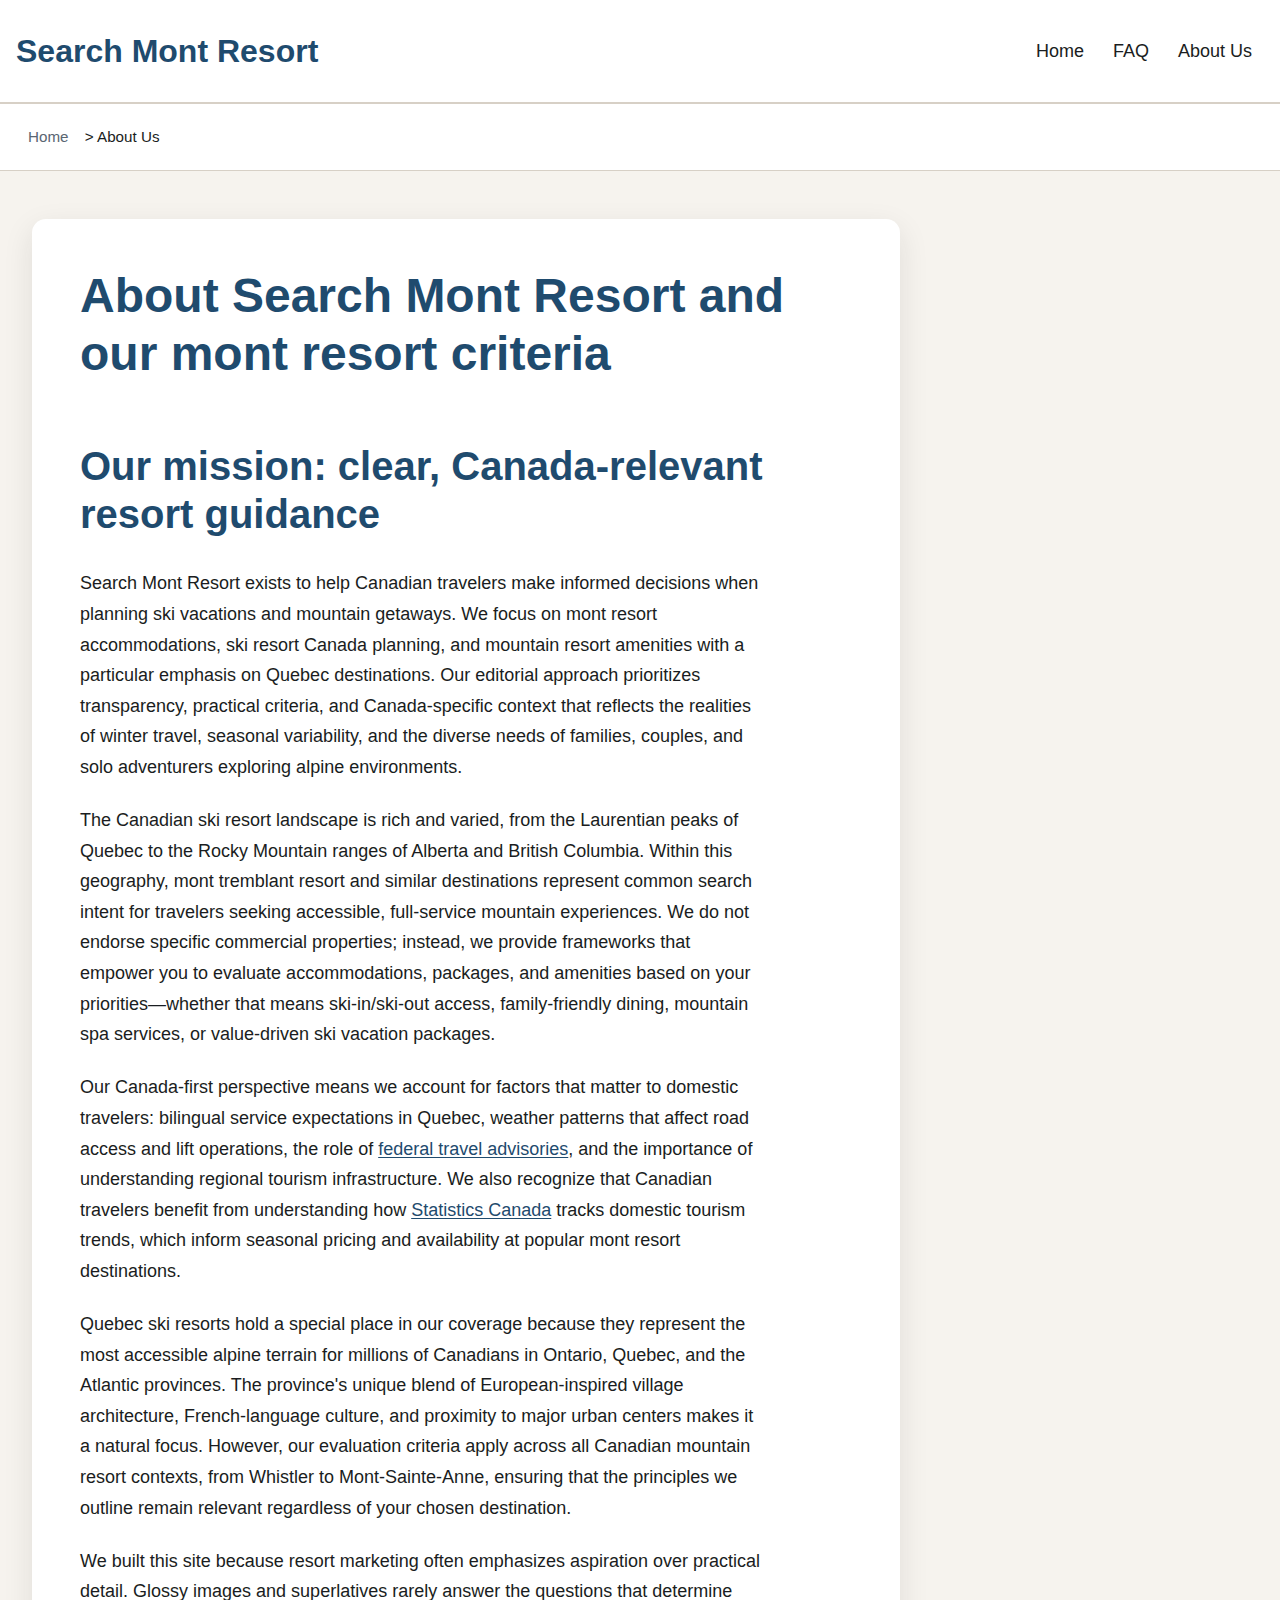
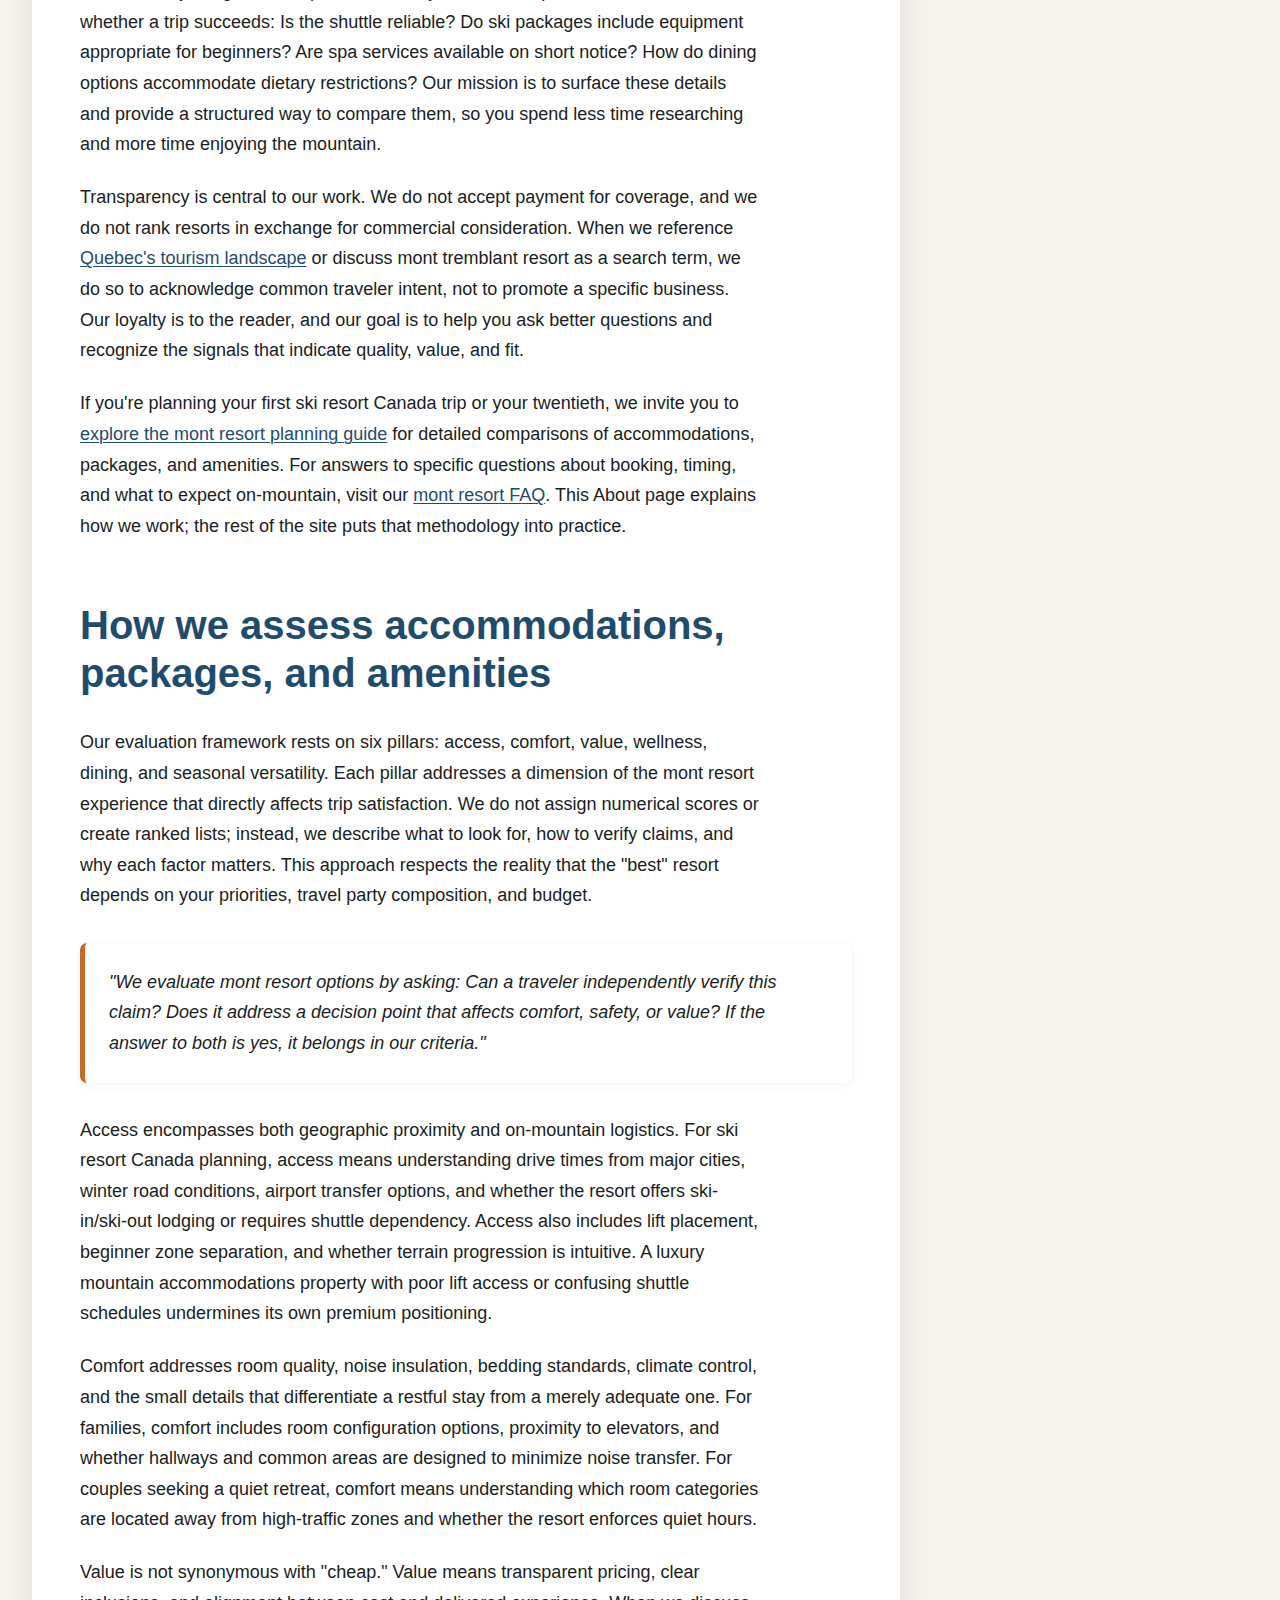
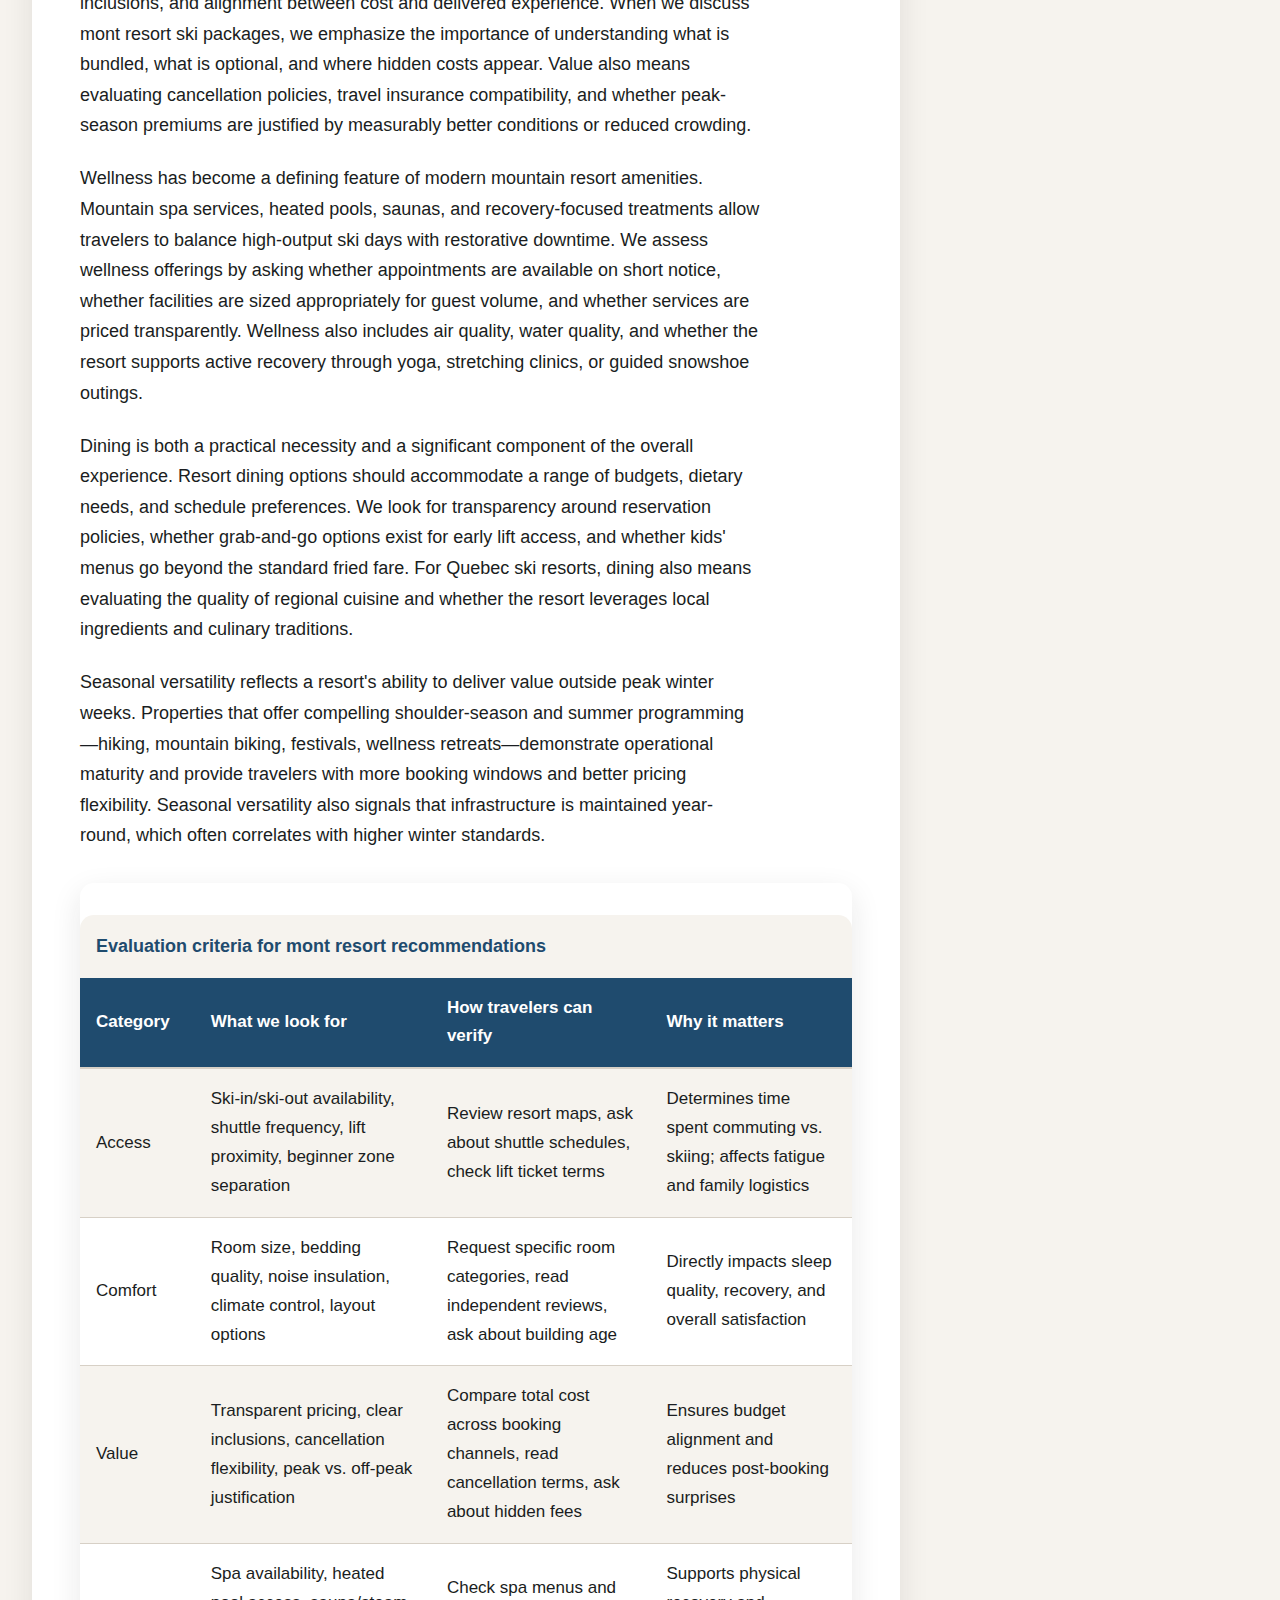
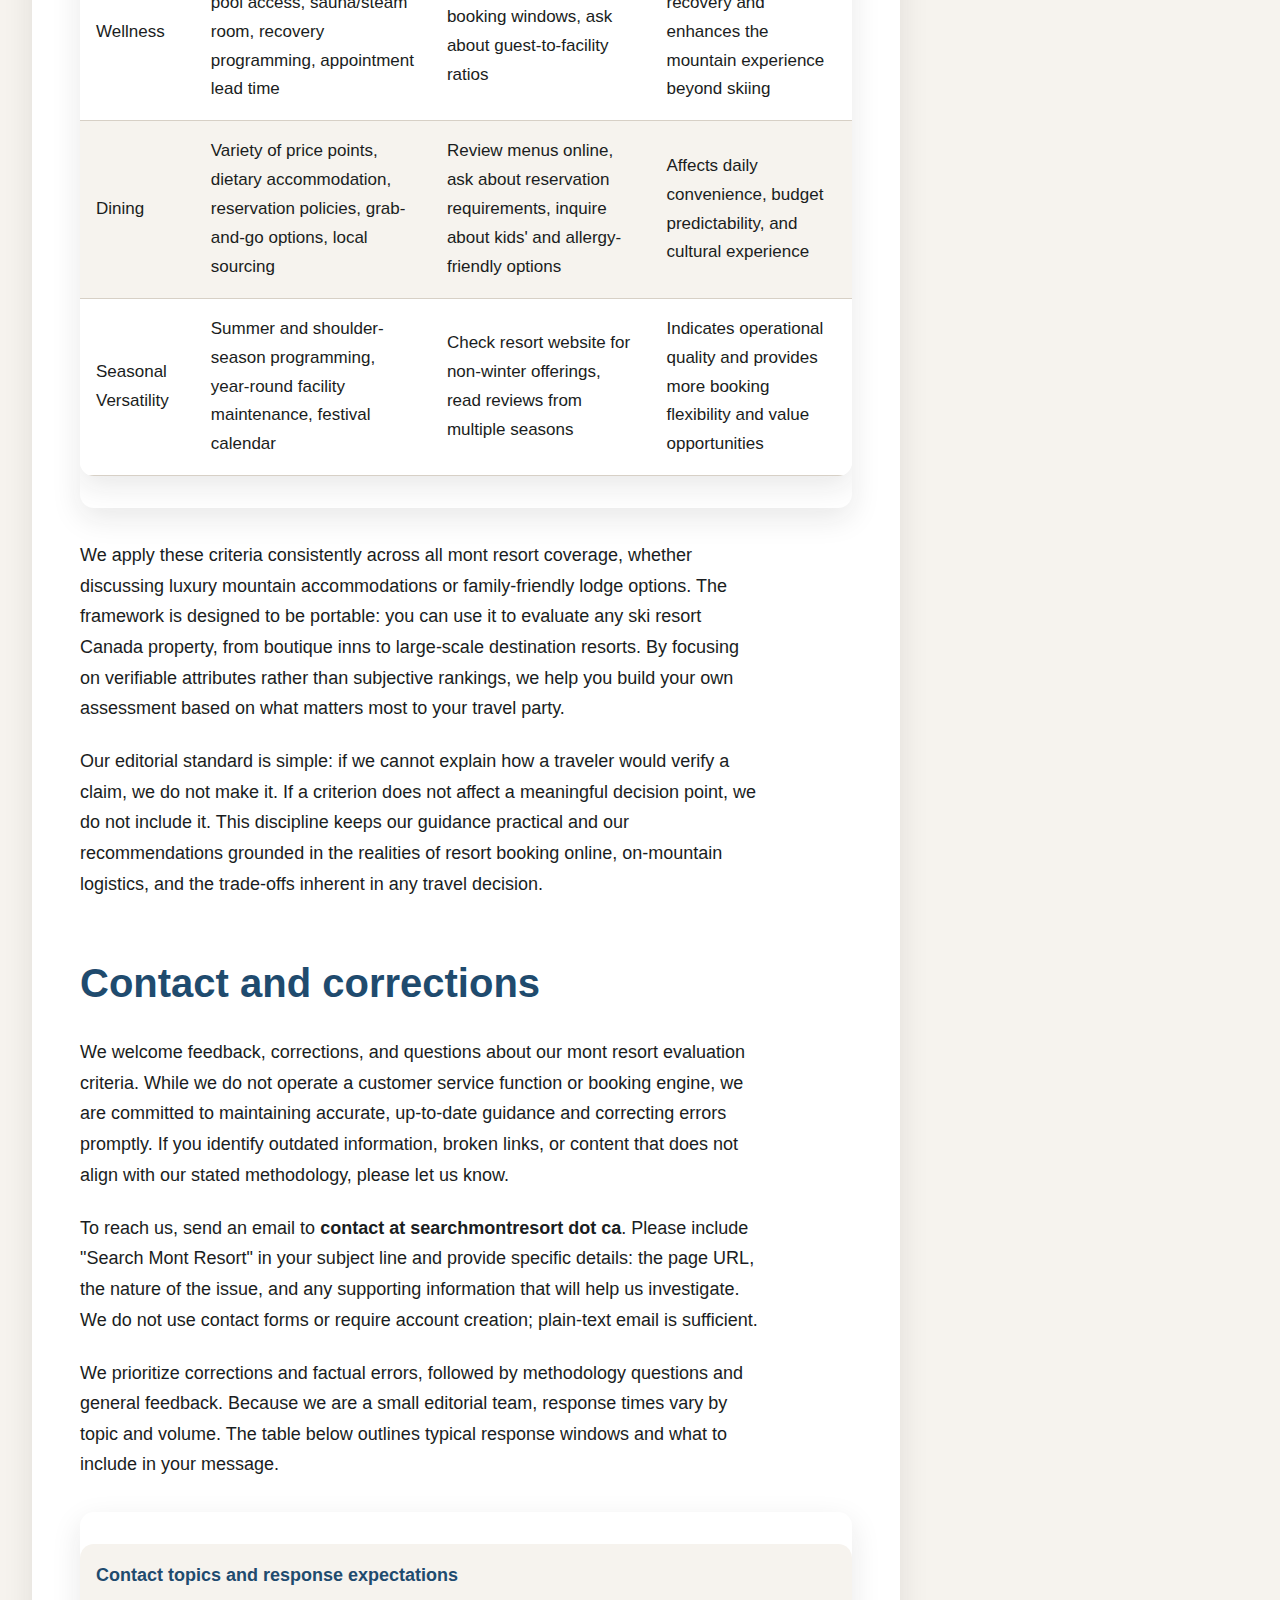
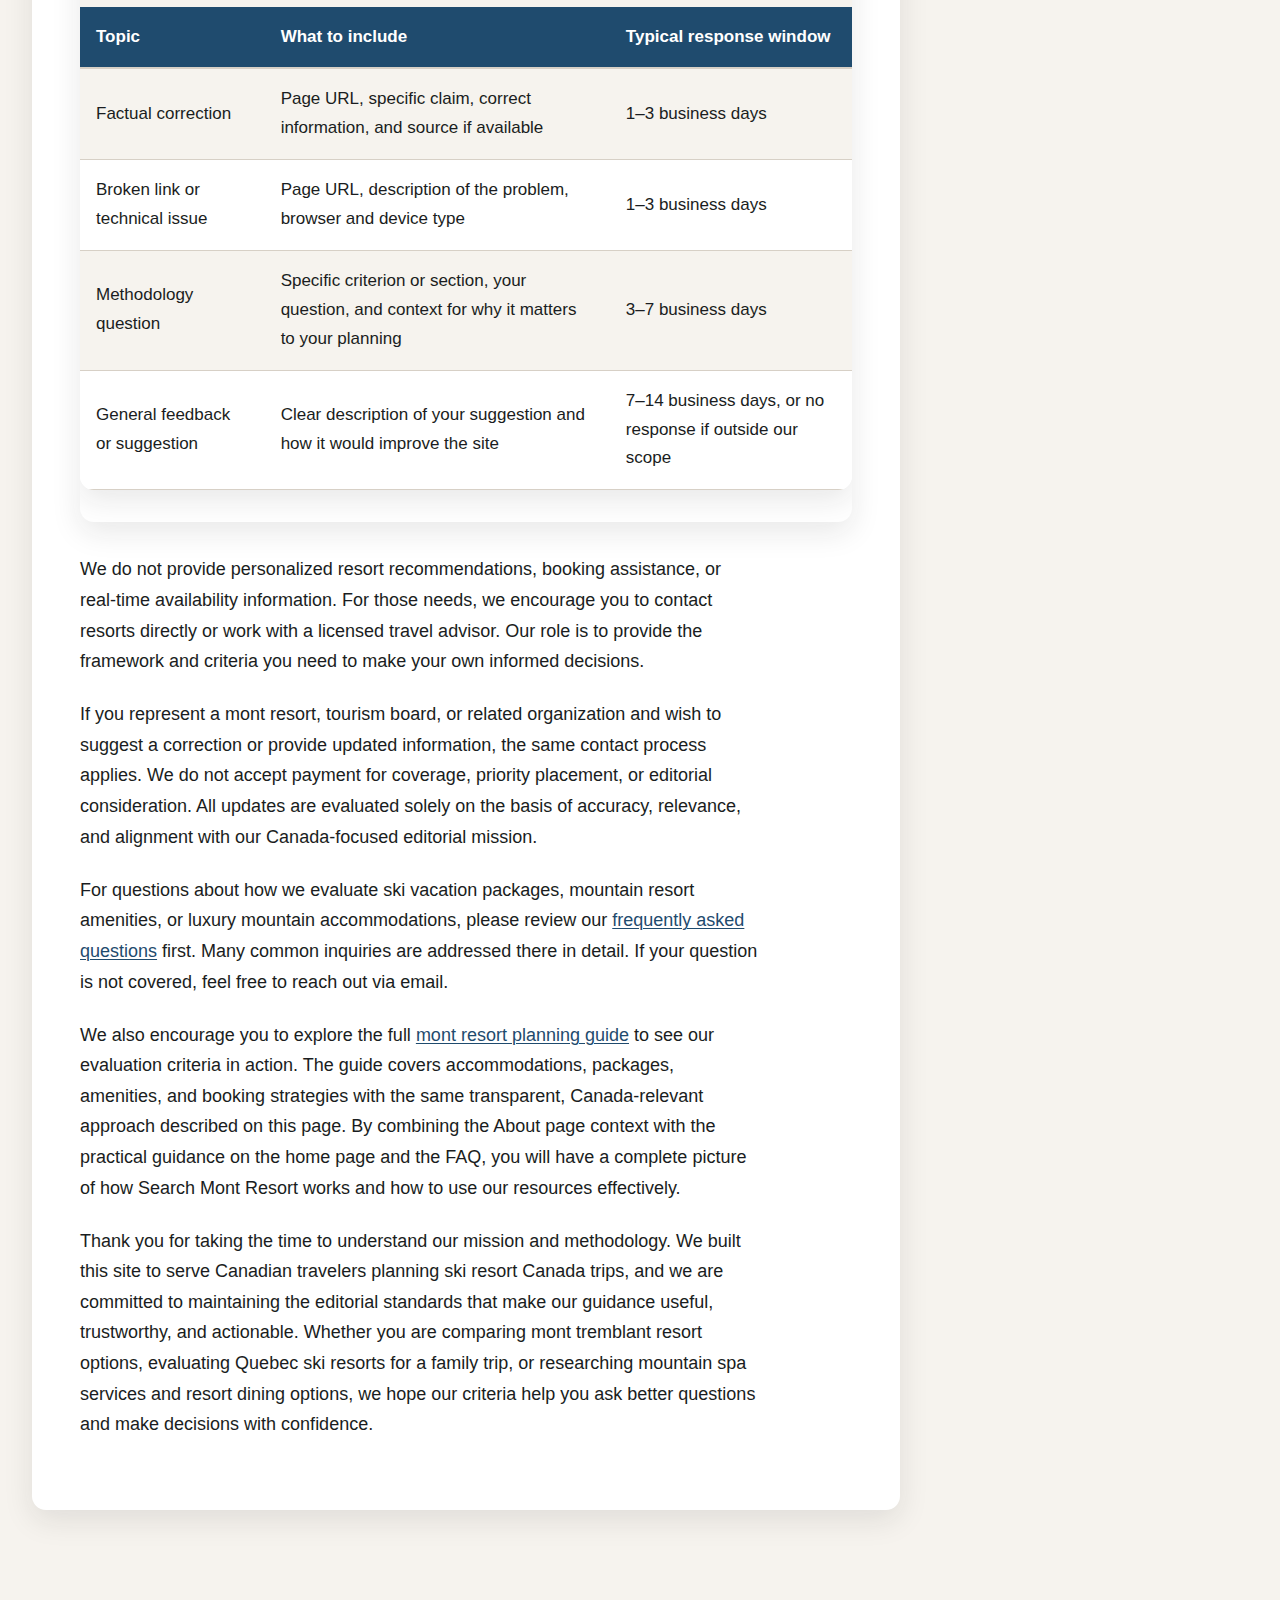
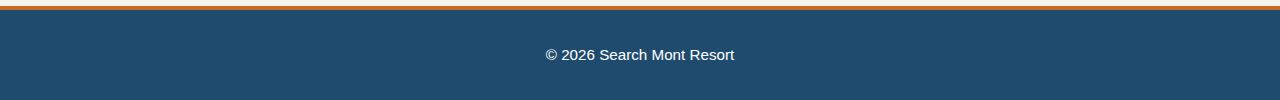
<file: about-us.html>
<!DOCTYPE html>
<html lang="en-CA">
<head><script>if(location.hostname==="searchmontresort.pages.dev"){location.replace("https://searchmontresort.ca"+location.pathname+location.search)}</script>
<meta charset="UTF-8">
<meta name="viewport" content="width=device-width, initial-scale=1.0">
<title>About Search Mont Resort: Canada Resort Planning Guide</title>
<meta name="description" content="Learn how Search Mont Resort evaluates mont resort accommodations, ski packages, amenities, and Quebec ski resort planning for Canadian travelers.">
<link rel="canonical" href="https://searchmontresort.ca/about-us">
<link rel="stylesheet" href="/style.css">
</head>
<body>

<header>
<div class="header-inner">
<div class="site-name">Search Mont Resort</div>
<nav>
<a href="/">Home</a>
<a href="/faq">FAQ</a>
<a href="/about-us" aria-current="page">About Us</a>
</nav>
</div>
</header>

<nav class="breadcrumbs" aria-label="Breadcrumb">
<a href="/">Home</a> &gt; <span>About Us</span>
</nav>

<main>
<article>

<h1>About Search Mont Resort and our mont resort criteria</h1>

<section id="mission">
<h2>Our mission: clear, Canada-relevant resort guidance</h2>

<p>Search Mont Resort exists to help Canadian travelers make informed decisions when planning ski vacations and mountain getaways. We focus on mont resort accommodations, ski resort Canada planning, and mountain resort amenities with a particular emphasis on Quebec destinations. Our editorial approach prioritizes transparency, practical criteria, and Canada-specific context that reflects the realities of winter travel, seasonal variability, and the diverse needs of families, couples, and solo adventurers exploring alpine environments.</p>

<p>The Canadian ski resort landscape is rich and varied, from the Laurentian peaks of Quebec to the Rocky Mountain ranges of Alberta and British Columbia. Within this geography, mont tremblant resort and similar destinations represent common search intent for travelers seeking accessible, full-service mountain experiences. We do not endorse specific commercial properties; instead, we provide frameworks that empower you to evaluate accommodations, packages, and amenities based on your priorities—whether that means ski-in/ski-out access, family-friendly dining, mountain spa services, or value-driven ski vacation packages.</p>

<p>Our Canada-first perspective means we account for factors that matter to domestic travelers: bilingual service expectations in Quebec, weather patterns that affect road access and lift operations, the role of <a href="https://www.canada.ca/en.html" rel="external">federal travel advisories</a>, and the importance of understanding regional tourism infrastructure. We also recognize that Canadian travelers benefit from understanding how <a href="https://www.statcan.gc.ca/en/start" rel="external">Statistics Canada</a> tracks domestic tourism trends, which inform seasonal pricing and availability at popular mont resort destinations.</p>

<p>Quebec ski resorts hold a special place in our coverage because they represent the most accessible alpine terrain for millions of Canadians in Ontario, Quebec, and the Atlantic provinces. The province's unique blend of European-inspired village architecture, French-language culture, and proximity to major urban centers makes it a natural focus. However, our evaluation criteria apply across all Canadian mountain resort contexts, from Whistler to Mont-Sainte-Anne, ensuring that the principles we outline remain relevant regardless of your chosen destination.</p>

<p>We built this site because resort marketing often emphasizes aspiration over practical detail. Glossy images and superlatives rarely answer the questions that determine whether a trip succeeds: Is the shuttle reliable? Do ski packages include equipment appropriate for beginners? Are spa services available on short notice? How do dining options accommodate dietary restrictions? Our mission is to surface these details and provide a structured way to compare them, so you spend less time researching and more time enjoying the mountain.</p>

<p>Transparency is central to our work. We do not accept payment for coverage, and we do not rank resorts in exchange for commercial consideration. When we reference <a href="https://en.wikipedia.org/wiki/Quebec" rel="external">Quebec's tourism landscape</a> or discuss mont tremblant resort as a search term, we do so to acknowledge common traveler intent, not to promote a specific business. Our loyalty is to the reader, and our goal is to help you ask better questions and recognize the signals that indicate quality, value, and fit.</p>

<p>If you're planning your first ski resort Canada trip or your twentieth, we invite you to <a href="/">explore the mont resort planning guide</a> for detailed comparisons of accommodations, packages, and amenities. For answers to specific questions about booking, timing, and what to expect on-mountain, visit our <a href="/faq">mont resort FAQ</a>. This About page explains how we work; the rest of the site puts that methodology into practice.</p>

</section>

<section id="method">
<h2>How we assess accommodations, packages, and amenities</h2>

<p>Our evaluation framework rests on six pillars: access, comfort, value, wellness, dining, and seasonal versatility. Each pillar addresses a dimension of the mont resort experience that directly affects trip satisfaction. We do not assign numerical scores or create ranked lists; instead, we describe what to look for, how to verify claims, and why each factor matters. This approach respects the reality that the "best" resort depends on your priorities, travel party composition, and budget.</p>

<blockquote>
<p>"We evaluate mont resort options by asking: Can a traveler independently verify this claim? Does it address a decision point that affects comfort, safety, or value? If the answer to both is yes, it belongs in our criteria."</p>
</blockquote>

<p>Access encompasses both geographic proximity and on-mountain logistics. For ski resort Canada planning, access means understanding drive times from major cities, winter road conditions, airport transfer options, and whether the resort offers ski-in/ski-out lodging or requires shuttle dependency. Access also includes lift placement, beginner zone separation, and whether terrain progression is intuitive. A luxury mountain accommodations property with poor lift access or confusing shuttle schedules undermines its own premium positioning.</p>

<p>Comfort addresses room quality, noise insulation, bedding standards, climate control, and the small details that differentiate a restful stay from a merely adequate one. For families, comfort includes room configuration options, proximity to elevators, and whether hallways and common areas are designed to minimize noise transfer. For couples seeking a quiet retreat, comfort means understanding which room categories are located away from high-traffic zones and whether the resort enforces quiet hours.</p>

<p>Value is not synonymous with "cheap." Value means transparent pricing, clear inclusions, and alignment between cost and delivered experience. When we discuss mont resort ski packages, we emphasize the importance of understanding what is bundled, what is optional, and where hidden costs appear. Value also means evaluating cancellation policies, travel insurance compatibility, and whether peak-season premiums are justified by measurably better conditions or reduced crowding.</p>

<p>Wellness has become a defining feature of modern mountain resort amenities. Mountain spa services, heated pools, saunas, and recovery-focused treatments allow travelers to balance high-output ski days with restorative downtime. We assess wellness offerings by asking whether appointments are available on short notice, whether facilities are sized appropriately for guest volume, and whether services are priced transparently. Wellness also includes air quality, water quality, and whether the resort supports active recovery through yoga, stretching clinics, or guided snowshoe outings.</p>

<p>Dining is both a practical necessity and a significant component of the overall experience. Resort dining options should accommodate a range of budgets, dietary needs, and schedule preferences. We look for transparency around reservation policies, whether grab-and-go options exist for early lift access, and whether kids' menus go beyond the standard fried fare. For Quebec ski resorts, dining also means evaluating the quality of regional cuisine and whether the resort leverages local ingredients and culinary traditions.</p>

<p>Seasonal versatility reflects a resort's ability to deliver value outside peak winter weeks. Properties that offer compelling shoulder-season and summer programming—hiking, mountain biking, festivals, wellness retreats—demonstrate operational maturity and provide travelers with more booking windows and better pricing flexibility. Seasonal versatility also signals that infrastructure is maintained year-round, which often correlates with higher winter standards.</p>

<div class="table-wrapper">
<table>
<caption>Evaluation criteria for mont resort recommendations</caption>
<thead>
<tr>
<th>Category</th>
<th>What we look for</th>
<th>How travelers can verify</th>
<th>Why it matters</th>
</tr>
</thead>
<tbody>
<tr>
<td>Access</td>
<td>Ski-in/ski-out availability, shuttle frequency, lift proximity, beginner zone separation</td>
<td>Review resort maps, ask about shuttle schedules, check lift ticket terms</td>
<td>Determines time spent commuting vs. skiing; affects fatigue and family logistics</td>
</tr>
<tr>
<td>Comfort</td>
<td>Room size, bedding quality, noise insulation, climate control, layout options</td>
<td>Request specific room categories, read independent reviews, ask about building age</td>
<td>Directly impacts sleep quality, recovery, and overall satisfaction</td>
</tr>
<tr>
<td>Value</td>
<td>Transparent pricing, clear inclusions, cancellation flexibility, peak vs. off-peak justification</td>
<td>Compare total cost across booking channels, read cancellation terms, ask about hidden fees</td>
<td>Ensures budget alignment and reduces post-booking surprises</td>
</tr>
<tr>
<td>Wellness</td>
<td>Spa availability, heated pool access, sauna/steam room, recovery programming, appointment lead time</td>
<td>Check spa menus and booking windows, ask about guest-to-facility ratios</td>
<td>Supports physical recovery and enhances the mountain experience beyond skiing</td>
</tr>
<tr>
<td>Dining</td>
<td>Variety of price points, dietary accommodation, reservation policies, grab-and-go options, local sourcing</td>
<td>Review menus online, ask about reservation requirements, inquire about kids' and allergy-friendly options</td>
<td>Affects daily convenience, budget predictability, and cultural experience</td>
</tr>
<tr>
<td>Seasonal Versatility</td>
<td>Summer and shoulder-season programming, year-round facility maintenance, festival calendar</td>
<td>Check resort website for non-winter offerings, read reviews from multiple seasons</td>
<td>Indicates operational quality and provides more booking flexibility and value opportunities</td>
</tr>
</tbody>
</table>
</div>

<p>We apply these criteria consistently across all mont resort coverage, whether discussing luxury mountain accommodations or family-friendly lodge options. The framework is designed to be portable: you can use it to evaluate any ski resort Canada property, from boutique inns to large-scale destination resorts. By focusing on verifiable attributes rather than subjective rankings, we help you build your own assessment based on what matters most to your travel party.</p>

<p>Our editorial standard is simple: if we cannot explain how a traveler would verify a claim, we do not make it. If a criterion does not affect a meaningful decision point, we do not include it. This discipline keeps our guidance practical and our recommendations grounded in the realities of resort booking online, on-mountain logistics, and the trade-offs inherent in any travel decision.</p>

</section>

<section id="contact">
<h2>Contact and corrections</h2>

<p>We welcome feedback, corrections, and questions about our mont resort evaluation criteria. While we do not operate a customer service function or booking engine, we are committed to maintaining accurate, up-to-date guidance and correcting errors promptly. If you identify outdated information, broken links, or content that does not align with our stated methodology, please let us know.</p>

<p>To reach us, send an email to <strong>contact at searchmontresort dot ca</strong>. Please include "Search Mont Resort" in your subject line and provide specific details: the page URL, the nature of the issue, and any supporting information that will help us investigate. We do not use contact forms or require account creation; plain-text email is sufficient.</p>

<p>We prioritize corrections and factual errors, followed by methodology questions and general feedback. Because we are a small editorial team, response times vary by topic and volume. The table below outlines typical response windows and what to include in your message.</p>

<div class="table-wrapper">
<table>
<caption>Contact topics and response expectations</caption>
<thead>
<tr>
<th>Topic</th>
<th>What to include</th>
<th>Typical response window</th>
</tr>
</thead>
<tbody>
<tr>
<td>Factual correction</td>
<td>Page URL, specific claim, correct information, and source if available</td>
<td>1–3 business days</td>
</tr>
<tr>
<td>Broken link or technical issue</td>
<td>Page URL, description of the problem, browser and device type</td>
<td>1–3 business days</td>
</tr>
<tr>
<td>Methodology question</td>
<td>Specific criterion or section, your question, and context for why it matters to your planning</td>
<td>3–7 business days</td>
</tr>
<tr>
<td>General feedback or suggestion</td>
<td>Clear description of your suggestion and how it would improve the site</td>
<td>7–14 business days, or no response if outside our scope</td>
</tr>
</tbody>
</table>
</div>

<p>We do not provide personalized resort recommendations, booking assistance, or real-time availability information. For those needs, we encourage you to contact resorts directly or work with a licensed travel advisor. Our role is to provide the framework and criteria you need to make your own informed decisions.</p>

<p>If you represent a mont resort, tourism board, or related organization and wish to suggest a correction or provide updated information, the same contact process applies. We do not accept payment for coverage, priority placement, or editorial consideration. All updates are evaluated solely on the basis of accuracy, relevance, and alignment with our Canada-focused editorial mission.</p>

<p>For questions about how we evaluate ski vacation packages, mountain resort amenities, or luxury mountain accommodations, please review our <a href="/faq">frequently asked questions</a> first. Many common inquiries are addressed there in detail. If your question is not covered, feel free to reach out via email.</p>

<p>We also encourage you to explore the full <a href="/">mont resort planning guide</a> to see our evaluation criteria in action. The guide covers accommodations, packages, amenities, and booking strategies with the same transparent, Canada-relevant approach described on this page. By combining the About page context with the practical guidance on the home page and the FAQ, you will have a complete picture of how Search Mont Resort works and how to use our resources effectively.</p>

<p>Thank you for taking the time to understand our mission and methodology. We built this site to serve Canadian travelers planning ski resort Canada trips, and we are committed to maintaining the editorial standards that make our guidance useful, trustworthy, and actionable. Whether you are comparing mont tremblant resort options, evaluating Quebec ski resorts for a family trip, or researching mountain spa services and resort dining options, we hope our criteria help you ask better questions and make decisions with confidence.</p>

</section>

</article>
</main>

<footer>
<div class="footer-inner">
<p>&copy; 2026 Search Mont Resort</p>
</div>
</footer>

<script type="application/ld+json">
{
  "@context": "https://schema.org",
  "@type": "AboutPage",
  "name": "About Search Mont Resort",
  "description": "Learn how Search Mont Resort evaluates mont resort accommodations, ski packages, amenities, and Quebec ski resort planning for Canadian travelers.",
  "url": "https://searchmontresort.ca/about-us",
  "mainEntity": {
    "@type": "Organization",
    "name": "Search Mont Resort",
    "url": "https://searchmontresort.ca",
    "logo": "https://searchmontresort.ca/logo.png",
    "description": "Editorial guide for comparing mont resort accommodations, ski vacation packages, and mountain resort amenities in Canada.",
    "areaServed": "CA",
    "knowsAbout": [
      "Mont resort accommodations",
      "Ski resort Canada planning",
      "Quebec ski resorts",
      "Mountain resort amenities",
      "Ski vacation packages"
    ]
  }
}
</script>

</body>
</html>
</file>
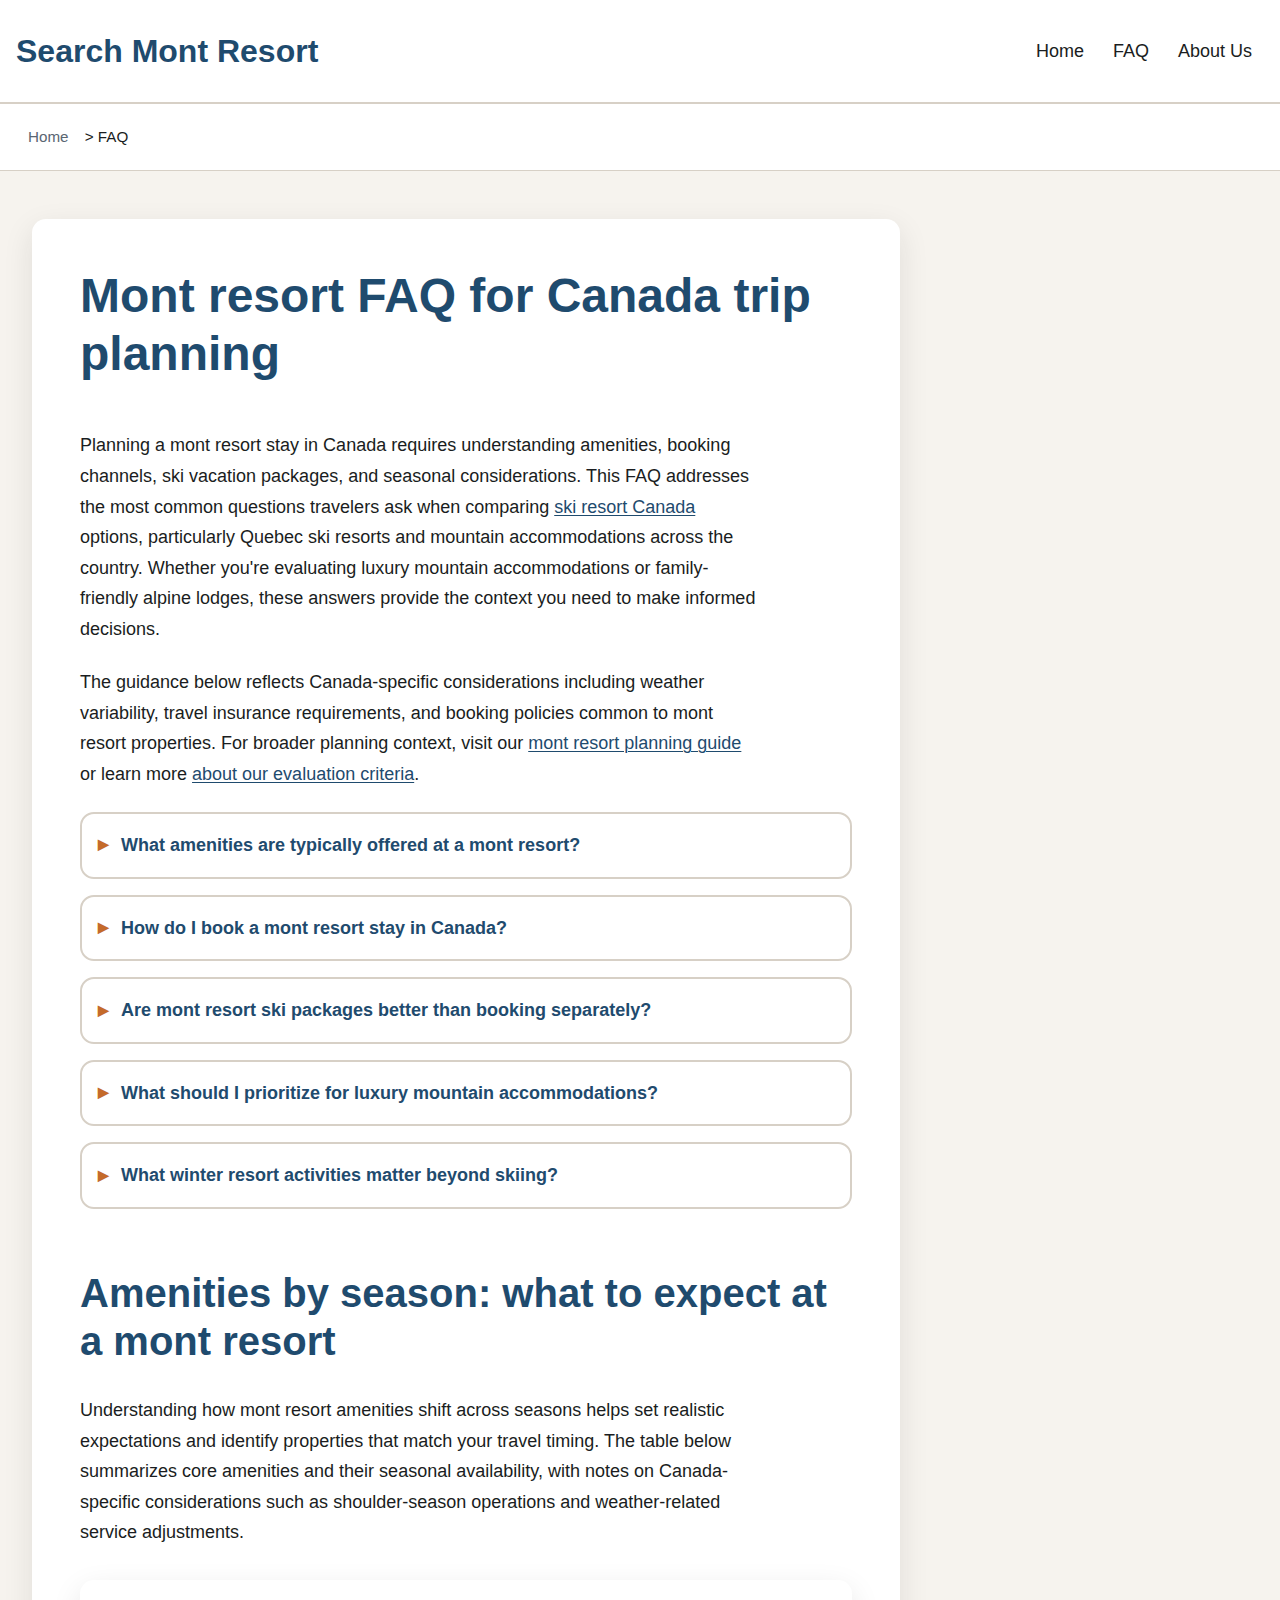
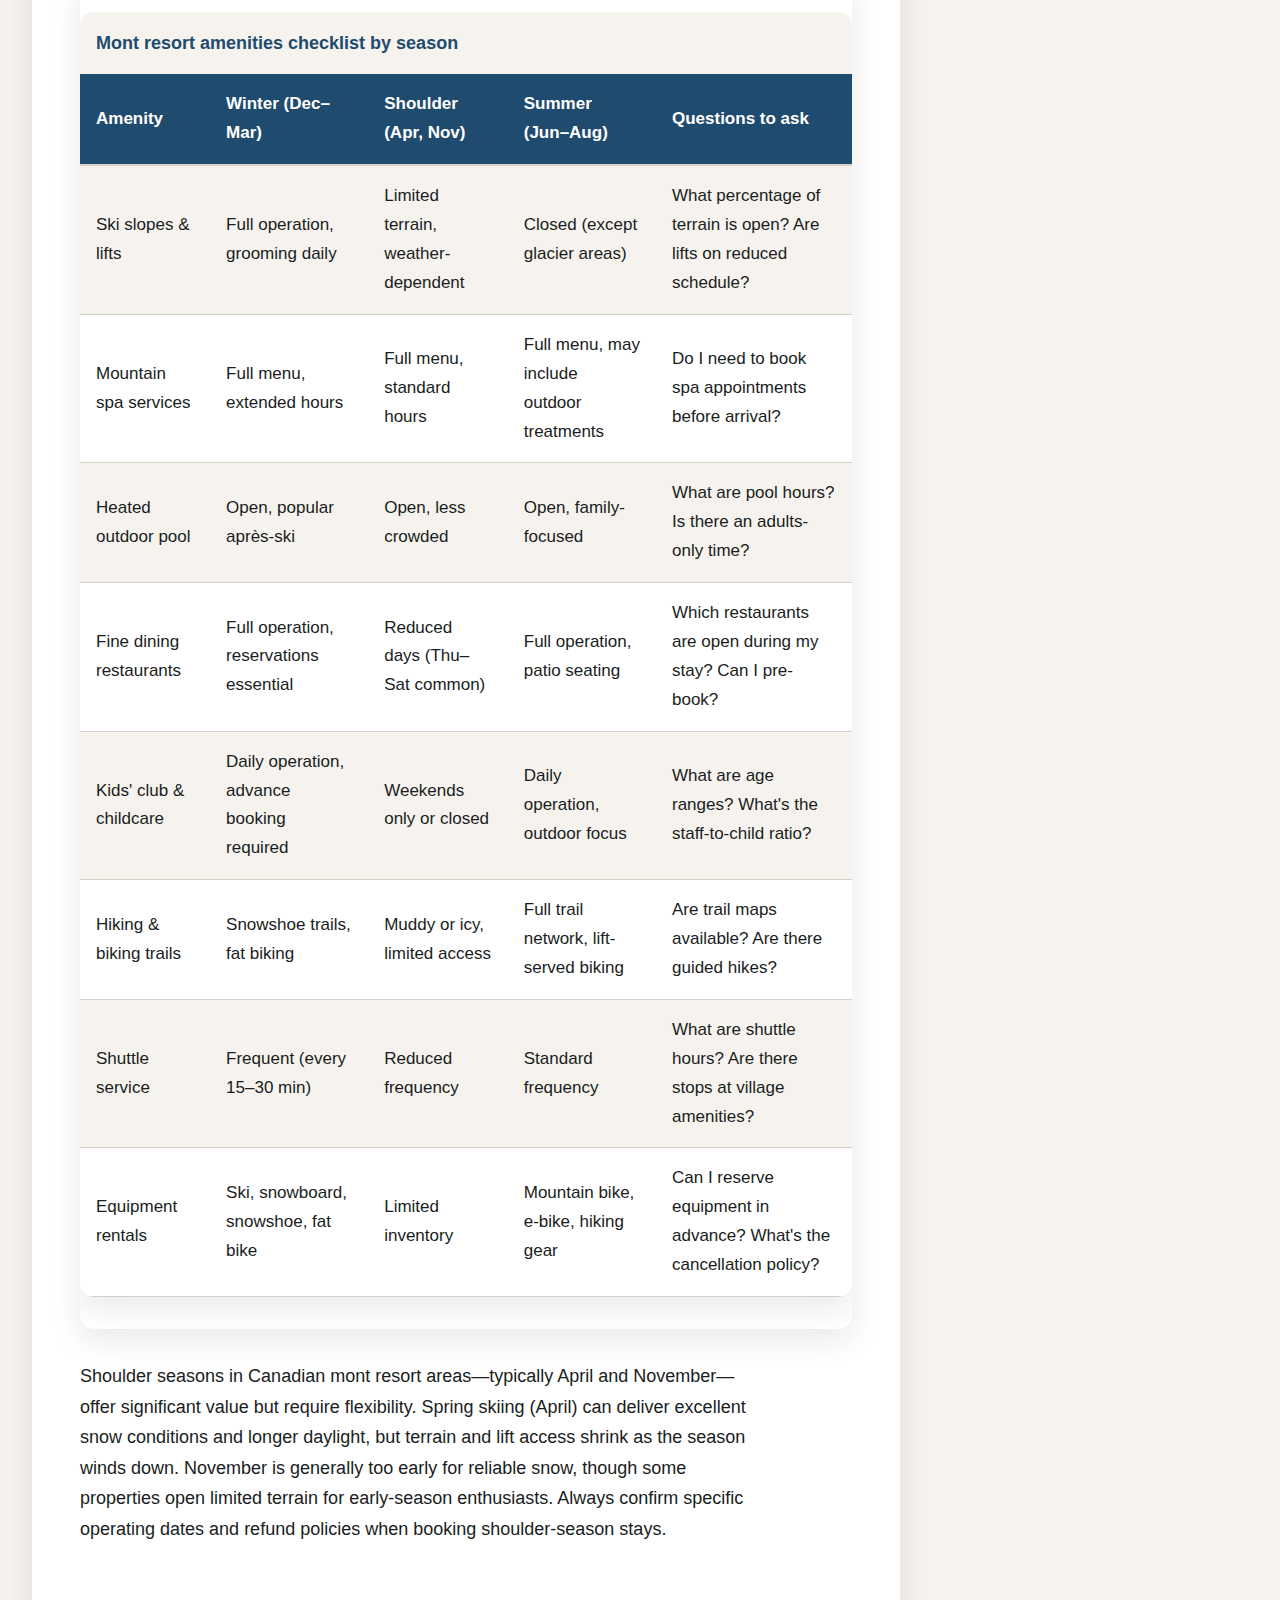
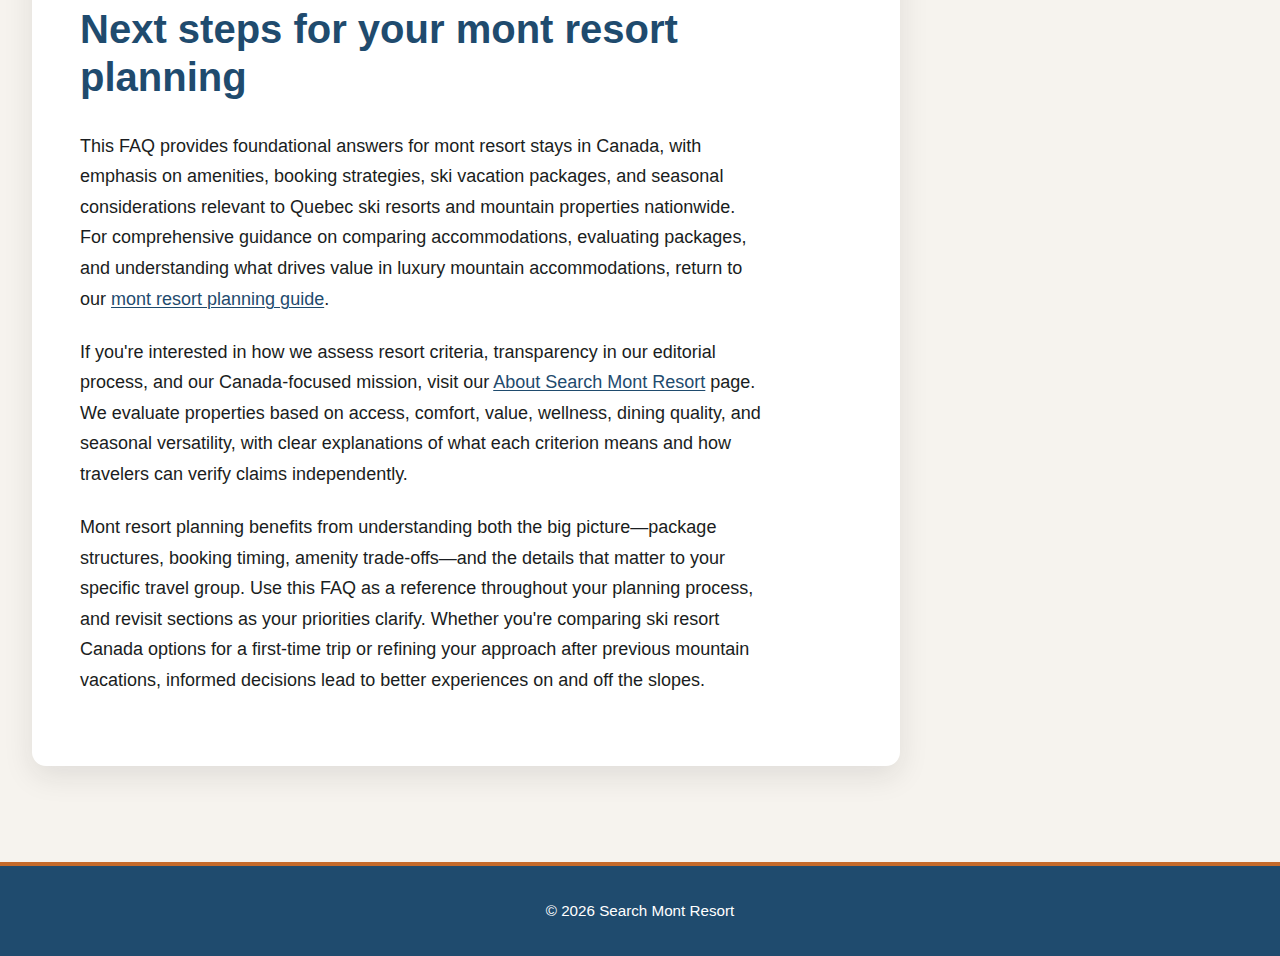
<file: faq.html>
<!DOCTYPE html>
<html lang="en-CA">
<head><script>if(location.hostname==="searchmontresort.pages.dev"){location.replace("https://searchmontresort.ca"+location.pathname+location.search)}</script>
<meta charset="UTF-8">
<meta name="viewport" content="width=device-width, initial-scale=1.0">
<title>Mont Resort FAQ: Amenities, Booking, and Ski Packages</title>
<meta name="description" content="Answers to common mont resort questions in Canada: amenities, resort booking online, ski vacation packages, and planning for Quebec ski resorts.">
<link rel="canonical" href="https://searchmontresort.ca/faq">
<link rel="stylesheet" href="style.css">
</head>
<body>

<header>
<div class="header-inner">
<div class="site-name">Search Mont Resort</div>
<nav>
<a href="/">Home</a>
<a href="/faq" aria-current="page">FAQ</a>
<a href="/about-us">About Us</a>
</nav>
</div>
</header>

<nav class="breadcrumbs" aria-label="Breadcrumb">
<a href="/">Home</a> &gt; <span>FAQ</span>
</nav>

<main>
<article>
<h1>Mont resort FAQ for Canada trip planning</h1>

<p>Planning a mont resort stay in Canada requires understanding amenities, booking channels, ski vacation packages, and seasonal considerations. This FAQ addresses the most common questions travelers ask when comparing <a href="https://en.wikipedia.org/wiki/Skiing">ski resort Canada</a> options, particularly Quebec ski resorts and mountain accommodations across the country. Whether you're evaluating luxury mountain accommodations or family-friendly alpine lodges, these answers provide the context you need to make informed decisions.</p>

<p>The guidance below reflects Canada-specific considerations including weather variability, travel insurance requirements, and booking policies common to mont resort properties. For broader planning context, visit our <a href="/">mont resort planning guide</a> or learn more <a href="/about-us">about our evaluation criteria</a>.</p>

<details>
<summary>What amenities are typically offered at a mont resort?</summary>
<div class="details-content">
<p>Mont resorts usually feature ski slopes, spa facilities, fine dining restaurants, heated pools, and year-round outdoor activities like hiking and mountain biking. In the Canadian context, amenities are designed to address weather variability and maximize comfort during cold-weather stays. Most mont resort properties include heated locker rooms with boot dryers, ski valet services, and shuttle access to base lodges or village areas.</p>

<p>On-mountain services typically include patrol stations, warming huts, and mid-mountain dining options. Family amenities often extend to childcare programs, kids' clubs, and beginner terrain with dedicated instructors. Mountain spa services range from massage therapy and hydrotherapy pools to full wellness programs with yoga, meditation, and recovery-focused treatments designed for active guests.</p>

<p>Year-round properties expand offerings to include hiking trail networks, mountain biking parks, zip-line tours, and seasonal festivals. Quebec ski resorts in particular emphasize après-ski culture with live music venues, craft beverage programs, and regional cuisine showcases. Accessibility features such as adaptive ski programs, accessible lodging units, and mobility assistance are increasingly standard at major properties.</p>

<p>When evaluating amenities, consider their proximity to your accommodation, included versus fee-based access, and operating hours during your stay dates. For health and safety updates relevant to Canadian travel, consult <a href="https://www.canada.ca/en/public-health/services/diseases/coronavirus-disease-covid-19.html">Canada.ca public health guidance</a>.</p>
</div>
</details>

<details>
<summary>How do I book a mont resort stay in Canada?</summary>
<div class="details-content">
<p>You can search and reserve directly through resort websites, travel booking platforms, or contact the resort by phone for group bookings or custom packages. Resort booking online offers the most transparency for comparing room categories, package inclusions, and real-time availability. Direct booking through a resort's official site often provides the best cancellation terms and loyalty program benefits.</p>

<p>Third-party travel platforms aggregate inventory and may offer competitive pricing during promotional periods, but always verify cancellation policies, deposit requirements, and whether taxes and resort fees are included in the displayed rate. For mont resort ski packages that bundle lift tickets, rentals, and lessons, booking directly with the resort typically ensures smoother coordination and on-site support if adjustments are needed.</p>

<p>Deposit policies vary: expect to pay 25–50% at booking for peak-season stays, with final payment due 30–60 days before arrival. Cancellation windows are often more generous for midweek or shoulder-season reservations. Travel insurance that covers trip interruption, medical emergencies, and weather-related cancellations is strongly recommended for Canadian mountain travel, where conditions can change rapidly.</p>

<p>Timing matters significantly. Booking 4–6 months ahead for holiday weeks and March break secures better room selection and package rates. Midweek stays (Sunday–Thursday) often cost 20–40% less than weekends and come with shorter lift lines and easier dining reservations. For additional planning resources, explore <a href="https://parks.canada.ca/">Parks Canada</a> for national park ski areas and broader winter travel guidance.</p>

<table>
<caption>Booking channels and trade-offs for mont resort stays</caption>
<thead>
<tr>
<th>Booking channel</th>
<th>Advantages</th>
<th>Watch-outs</th>
<th>Best for</th>
</tr>
</thead>
<tbody>
<tr>
<td>Resort direct website</td>
<td>Best cancellation terms, loyalty points, package customization</td>
<td>May not show competitor pricing</td>
<td>Travelers who value flexibility and on-site support</td>
</tr>
<tr>
<td>Third-party booking platforms</td>
<td>Price comparison, user reviews, occasional flash sales</td>
<td>Stricter cancellation, limited package options</td>
<td>Budget-focused travelers with firm travel dates</td>
</tr>
<tr>
<td>Phone reservations</td>
<td>Custom group rates, accessibility requests, complex itineraries</td>
<td>Longer processing time, less price transparency</td>
<td>Groups, accessibility needs, multi-property stays</td>
</tr>
<tr>
<td>Travel agent or tour operator</td>
<td>Bundled air/ground transport, expert routing, travel insurance</td>
<td>Service fees, less control over specific room assignment</td>
<td>International visitors, first-time mont resort travelers</td>
</tr>
<tr>
<td>Package aggregators</td>
<td>Lift tickets + lodging bundled, one transaction</td>
<td>Blackout dates, non-refundable components</td>
<td>Straightforward ski trips without complex needs</td>
</tr>
</tbody>
</table>
</div>
</details>

<details>
<summary>Are mont resort ski packages better than booking separately?</summary>
<div class="details-content">
<p>Packages can reduce friction and sometimes cost, especially when lift tickets, rentals, and lessons are bundled; compare total price, blackout dates, and cancellation terms. Ski vacation packages are most advantageous when the bundled lift ticket rate is below the walk-up window price and when rental or lesson components would otherwise be purchased separately.</p>

<p>All-inclusive mountain resort packages that add meals, spa credits, or activity vouchers provide budget predictability and convenience, but verify whether dining is limited to specific restaurants, whether reservations are guaranteed, and whether gratuities are included. For families or groups with varied ability levels, packages that allow mix-and-match lesson levels or rental upgrades offer better value than rigid one-size-fits-all options.</p>

<p>Blackout dates are common during holiday weeks and spring break; packages may also restrict check-in days to Saturday or Sunday. Cancellation terms for packages are often stricter than room-only bookings, with non-refundable deposits or full prepayment required. If your travel dates are uncertain, paying slightly more for flexible room-only booking plus separate lift tickets may be wiser.</p>

<p>Calculate the à la carte cost of each component—lodging, lift tickets, rentals, lessons—then compare against the package price. Savings of 10–15% justify the reduced flexibility for most travelers; smaller discounts may not. For ski resort Canada planning, packages work best for straightforward itineraries with firm dates and standard equipment needs.</p>

<table>
<caption>Common ski vacation package scenarios and value assessment</caption>
<thead>
<tr>
<th>Package type</th>
<th>Typical inclusions</th>
<th>Best timing</th>
<th>When to skip it</th>
</tr>
</thead>
<tbody>
<tr>
<td>Ski & stay (basic)</td>
<td>2–5 nights lodging + multi-day lift ticket</td>
<td>Midweek January–February, late March</td>
<td>If you already own a season pass or plan partial ski days</td>
</tr>
<tr>
<td>Learn-to-ski package</td>
<td>Lodging + beginner lift access + group lessons + rentals</td>
<td>Early December, late season (April)</td>
<td>If any group member is intermediate or advanced</td>
</tr>
<tr>
<td>All-inclusive resort</td>
<td>Lodging + meals + lift ticket + some activities/spa</td>
<td>Shoulder season (early December, April)</td>
<td>If you prefer exploring off-site dining or have dietary restrictions</td>
</tr>
<tr>
<td>Family adventure package</td>
<td>Lodging + tickets + kids' programs + equipment + one dinner</td>
<td>Non-holiday weeks in February</td>
<td>If children's ages span wide range or have varying interests</td>
</tr>
<tr>
<td>Romantic getaway package</td>
<td>Lodging + spa treatment + fine dining credit + late checkout</td>
<td>Midweek, avoiding Valentine's week premium</td>
<td>If you prioritize skiing over amenities</td>
</tr>
</tbody>
</table>
</div>
</details>

<details>
<summary>What should I prioritize for luxury mountain accommodations?</summary>
<div class="details-content">
<p>Prioritize slope access, quiet room placement, spa availability, and dining options; then evaluate room size, views, and premium services. Luxury mountain accommodations distinguish themselves through ski-in/ski-out convenience, concierge services that handle reservations and equipment, and in-room amenities such as fireplaces, soaking tubs, and heated bathroom floors.</p>

<p>Slope access means different things: true ski-in/ski-out allows you to step from your door onto a groomed run; slope-side may require a short walk or shuttle; village-adjacent typically means a 5–10 minute walk or complimentary shuttle ride. Confirm whether ski valet, boot dryers, and secure overnight storage are included, as these services significantly enhance convenience.</p>

<p>Quiet room placement away from elevators, ice machines, and high-traffic corridors is critical for recovery. Request upper floors or end-of-hall units, and verify whether the property has designated quiet zones or adults-only floors. Spa availability should include same-day or next-day appointment access, not just the presence of a facility that's booked weeks ahead.</p>

<p>Dining options matter for luxury stays: look for on-site fine dining with sommelier service, in-room dining with full menu availability, and grab-and-go options for early ski starts. Premium services such as private ski guides, heli-skiing coordination, or curated wine tastings elevate the experience but should be confirmed at booking, not assumed.</p>

<aside>
<h3>Luxury accommodation checklist</h3>
<ul>
<li>Confirm exact slope access type and walking distance to lifts</li>
<li>Request specific room placement (floor, orientation, distance from noise sources)</li>
<li>Verify spa appointment availability for your travel dates before booking</li>
<li>Check dining reservation policies and whether gratuities are included</li>
<li>Ask about room size in square feet/meters, not just bed configuration</li>
<li>Confirm whether premium services (concierge, valet, turndown) are included or fee-based</li>
</ul>
</aside>

<table>
<caption>Luxury priorities mapped to traveler types</caption>
<thead>
<tr>
<th>Traveler type</th>
<th>Top priority</th>
<th>Secondary priority</th>
<th>Questions to ask</th>
</tr>
</thead>
<tbody>
<tr>
<td>Serious skiers</td>
<td>True ski-in/ski-out access</td>
<td>Boot dryers, ski valet, early lift access</td>
<td>Can I store skis overnight? Is there a dedicated ski concierge?</td>
</tr>
<tr>
<td>Wellness-focused</td>
<td>Spa with same-day appointments</td>
<td>Quiet room placement, healthy dining options</td>
<td>What spa treatments are available daily? Are there wellness programs?</td>
</tr>
<tr>
<td>Romantic getaway</td>
<td>Privacy, in-room fireplace, soaking tub</td>
<td>Fine dining, late checkout, room service</td>
<td>Is the room isolated from family zones? What are dining reservation policies?</td>
</tr>
<tr>
<td>Multigenerational family</td>
<td>Suite layout with separate sleeping areas</td>
<td>Kids' programs, varied dining, pool access</td>
<td>Can we get connecting rooms? Are childcare services available?</td>
</tr>
<tr>
<td>Non-skier companion</td>
<td>Spa, village walkability, cultural activities</td>
<td>Comfortable lounge spaces, varied dining</td>
<td>What non-ski activities are within walking distance?</td>
</tr>
</tbody>
</table>
</div>
</details>

<details>
<summary>What winter resort activities matter beyond skiing?</summary>
<div class="details-content">
<p>Look for snowshoeing, skating, tubing, guided tours, and wellness options like mountain spa services to balance high-output ski days. Winter resort activities provide recovery time, accommodate non-skiers in your group, and offer alternatives when weather or fatigue make skiing less appealing. Quebec ski resorts often feature extensive snowshoe trail networks, some with guided naturalist tours that highlight boreal forest ecology and wildlife tracking.</p>

<p>Ice skating on outdoor rinks or frozen lakes, often with equipment rentals and hot beverage service, creates memorable evening activities. Tubing parks with conveyor lifts and groomed lanes appeal to all ages and require no prior experience. Guided snowmobile tours, dog sledding excursions, and winter zip-line courses provide adrenaline alternatives to alpine skiing.</p>

<p>Mountain spa services designed for active guests include sports massage, hydrotherapy circuits with contrast pools, and infrared sauna sessions that aid muscle recovery. Yoga and stretching classes tailored to skiers address common tension areas and improve flexibility for better performance on the slopes. Some properties offer guided meditation, breathwork sessions, or wellness workshops focused on altitude acclimatization and injury prevention.</p>

<p>Cultural activities such as indigenous storytelling events, regional cuisine cooking classes, and craft beverage tastings (maple syrup, ice cider, craft beer) provide insight into local traditions. Evening entertainment ranges from live music in base lodges to outdoor fire pits with s'mores stations. For families, kids' clubs with crafts, games, and movie nights give parents time for adult activities.</p>

<p>When evaluating winter resort activities, confirm whether they're included in your package, require advance reservation, and operate daily or only on weekends. Weather-dependent activities like snowmobiling or dog sledding should have clear cancellation and refund policies. For safety guidance on winter activities in Canadian parks and protected areas, consult <a href="https://parks.canada.ca/">Parks Canada winter safety resources</a>.</p>
</div>
</details>

<section>
<h2>Amenities by season: what to expect at a mont resort</h2>
<p>Understanding how mont resort amenities shift across seasons helps set realistic expectations and identify properties that match your travel timing. The table below summarizes core amenities and their seasonal availability, with notes on Canada-specific considerations such as shoulder-season operations and weather-related service adjustments.</p>

<div class="table-wrapper">
<table>
<caption>Mont resort amenities checklist by season</caption>
<thead>
<tr>
<th>Amenity</th>
<th>Winter (Dec–Mar)</th>
<th>Shoulder (Apr, Nov)</th>
<th>Summer (Jun–Aug)</th>
<th>Questions to ask</th>
</tr>
</thead>
<tbody>
<tr>
<td>Ski slopes & lifts</td>
<td>Full operation, grooming daily</td>
<td>Limited terrain, weather-dependent</td>
<td>Closed (except glacier areas)</td>
<td>What percentage of terrain is open? Are lifts on reduced schedule?</td>
</tr>
<tr>
<td>Mountain spa services</td>
<td>Full menu, extended hours</td>
<td>Full menu, standard hours</td>
<td>Full menu, may include outdoor treatments</td>
<td>Do I need to book spa appointments before arrival?</td>
</tr>
<tr>
<td>Heated outdoor pool</td>
<td>Open, popular après-ski</td>
<td>Open, less crowded</td>
<td>Open, family-focused</td>
<td>What are pool hours? Is there an adults-only time?</td>
</tr>
<tr>
<td>Fine dining restaurants</td>
<td>Full operation, reservations essential</td>
<td>Reduced days (Thu–Sat common)</td>
<td>Full operation, patio seating</td>
<td>Which restaurants are open during my stay? Can I pre-book?</td>
</tr>
<tr>
<td>Kids' club & childcare</td>
<td>Daily operation, advance booking required</td>
<td>Weekends only or closed</td>
<td>Daily operation, outdoor focus</td>
<td>What are age ranges? What's the staff-to-child ratio?</td>
</tr>
<tr>
<td>Hiking & biking trails</td>
<td>Snowshoe trails, fat biking</td>
<td>Muddy or icy, limited access</td>
<td>Full trail network, lift-served biking</td>
<td>Are trail maps available? Are there guided hikes?</td>
</tr>
<tr>
<td>Shuttle service</td>
<td>Frequent (every 15–30 min)</td>
<td>Reduced frequency</td>
<td>Standard frequency</td>
<td>What are shuttle hours? Are there stops at village amenities?</td>
</tr>
<tr>
<td>Equipment rentals</td>
<td>Ski, snowboard, snowshoe, fat bike</td>
<td>Limited inventory</td>
<td>Mountain bike, e-bike, hiking gear</td>
<td>Can I reserve equipment in advance? What's the cancellation policy?</td>
</tr>
</tbody>
</table>
</div>

<p>Shoulder seasons in Canadian mont resort areas—typically April and November—offer significant value but require flexibility. Spring skiing (April) can deliver excellent snow conditions and longer daylight, but terrain and lift access shrink as the season winds down. November is generally too early for reliable snow, though some properties open limited terrain for early-season enthusiasts. Always confirm specific operating dates and refund policies when booking shoulder-season stays.</p>
</section>

<section>
<h2>Next steps for your mont resort planning</h2>
<p>This FAQ provides foundational answers for mont resort stays in Canada, with emphasis on amenities, booking strategies, ski vacation packages, and seasonal considerations relevant to Quebec ski resorts and mountain properties nationwide. For comprehensive guidance on comparing accommodations, evaluating packages, and understanding what drives value in luxury mountain accommodations, return to our <a href="/">mont resort planning guide</a>.</p>

<p>If you're interested in how we assess resort criteria, transparency in our editorial process, and our Canada-focused mission, visit our <a href="/about-us">About Search Mont Resort</a> page. We evaluate properties based on access, comfort, value, wellness, dining quality, and seasonal versatility, with clear explanations of what each criterion means and how travelers can verify claims independently.</p>

<p>Mont resort planning benefits from understanding both the big picture—package structures, booking timing, amenity trade-offs—and the details that matter to your specific travel group. Use this FAQ as a reference throughout your planning process, and revisit sections as your priorities clarify. Whether you're comparing ski resort Canada options for a first-time trip or refining your approach after previous mountain vacations, informed decisions lead to better experiences on and off the slopes.</p>
</section>

</article>
</main>

<footer>
<div class="footer-inner">
<p>&copy; 2026 Search Mont Resort</p>
</div>
</footer>

<script type="application/ld+json">
{
  "@context": "https://schema.org",
  "@type": "FAQPage",
  "mainEntity": [
    {
      "@type": "Question",
      "name": "What amenities are typically offered at a mont resort?",
      "acceptedAnswer": {
        "@type": "Answer",
        "text": "Mont resorts usually feature ski slopes, spa facilities, fine dining restaurants, heated pools, and year-round outdoor activities like hiking and mountain biking. In the Canadian context, amenities are designed to address weather variability and maximize comfort during cold-weather stays. Most mont resort properties include heated locker rooms with boot dryers, ski valet services, and shuttle access to base lodges or village areas."
      }
    },
    {
      "@type": "Question",
      "name": "How do I book a mont resort stay in Canada?",
      "acceptedAnswer": {
        "@type": "Answer",
        "text": "You can search and reserve directly through resort websites, travel booking platforms, or contact the resort by phone for group bookings or custom packages. Resort booking online offers the most transparency for comparing room categories, package inclusions, and real-time availability. Direct booking through a resort's official site often provides the best cancellation terms and loyalty program benefits."
      }
    },
    {
      "@type": "Question",
      "name": "Are mont resort ski packages better than booking separately?",
      "acceptedAnswer": {
        "@type": "Answer",
        "text": "Packages can reduce friction and sometimes cost, especially when lift tickets, rentals, and lessons are bundled; compare total price, blackout dates, and cancellation terms. Ski vacation packages are most advantageous when the bundled lift ticket rate is below the walk-up window price and when rental or lesson components would otherwise be purchased separately."
      }
    },
    {
      "@type": "Question",
      "name": "What should I prioritize for luxury mountain accommodations?",
      "acceptedAnswer": {
        "@type": "Answer",
        "text": "Prioritize slope access, quiet room placement, spa availability, and dining options; then evaluate room size, views, and premium services. Luxury mountain accommodations distinguish themselves through ski-in/ski-out convenience, concierge services that handle reservations and equipment, and in-room amenities such as fireplaces, soaking tubs, and heated bathroom floors."
      }
    },
    {
      "@type": "Question",
      "name": "What winter resort activities matter beyond skiing?",
      "acceptedAnswer": {
        "@type": "Answer",
        "text": "Look for snowshoeing, skating, tubing, guided tours, and wellness options like mountain spa services to balance high-output ski days. Winter resort activities provide recovery time, accommodate non-skiers in your group, and offer alternatives when weather or fatigue make skiing less appealing. Quebec ski resorts often feature extensive snowshoe trail networks, some with guided naturalist tours that highlight boreal forest ecology and wildlife tracking."
      }
    }
  ]
}
</script>

</body>
</html>
</file>
<file: style.css>
:root {
  --color-primary: #1F4B6E;
  --color-secondary: #2E7D6B;
  --color-accent: #C46A2B;
  --color-background: #F6F3EE;
  --color-surface: #FFFFFF;
  --color-text: #1A1D21;
  --color-text-muted: #5A6672;
  --color-border: #D7D0C6;
  --radius: 14px;
  --shadow: 0 10px 30px rgba(26, 29, 33, 0.10);
  --measure: 68ch;
  --transition-speed: 0.25s;
}

*, *::before, *::after {
  box-sizing: border-box;
  margin: 0;
  padding: 0;
}

html {
  font-size: 100%;
  -webkit-text-size-adjust: 100%;
  -moz-text-size-adjust: 100%;
  text-size-adjust: 100%;
}

body {
  font-family: -apple-system, BlinkMacSystemFont, "Segoe UI", Roboto, "Helvetica Neue", Arial, sans-serif;
  font-size: 1.125rem;
  line-height: 1.7;
  color: var(--color-text);
  background-color: var(--color-background);
  min-height: 100vh;
  display: grid;
  grid-template-rows: auto 1fr auto;
  grid-template-columns: 1fr;
}

h1, h2, h3, h4, h5, h6 {
  font-weight: 700;
  line-height: 1.2;
  margin-bottom: 0.75em;
  color: var(--color-primary);
}

h1 {
  font-size: clamp(2rem, 5vw, 3rem);
  margin-bottom: 1em;
}

h2 {
  font-size: clamp(1.75rem, 4vw, 2.5rem);
  margin-top: 1.5em;
}

h3 {
  font-size: clamp(1.5rem, 3vw, 2rem);
  margin-top: 1.25em;
}

h4 {
  font-size: clamp(1.25rem, 2.5vw, 1.5rem);
}

p {
  margin-bottom: 1.25em;
  max-width: var(--measure);
}

a {
  color: var(--color-primary);
  text-decoration: underline;
  text-decoration-thickness: 1px;
  text-underline-offset: 2px;
  transition: color var(--transition-speed) ease, background-color var(--transition-speed) ease;
}

a:hover {
  color: var(--color-accent);
}

a:focus-visible {
  outline: 3px solid var(--color-accent);
  outline-offset: 3px;
  border-radius: 2px;
}

ul, ol {
  margin-bottom: 1.25em;
  padding-left: 1.5em;
  max-width: var(--measure);
}

li {
  margin-bottom: 0.5em;
}

header {
  background-color: var(--color-surface);
  border-bottom: 2px solid var(--color-border);
  padding: 1.5rem 1rem;
  box-shadow: var(--shadow);
}

header .header-inner {
  max-width: 1400px;
  margin: 0 auto;
  display: flex;
  flex-direction: column;
  gap: 1rem;
  align-items: flex-start;
}

header .site-name {
  font-size: clamp(1.5rem, 4vw, 2rem);
  font-weight: 700;
  color: var(--color-primary);
  text-decoration: none;
  margin: 0;
}

header .site-name:hover {
  color: var(--color-secondary);
}

nav {
  width: 100%;
}

nav ul {
  list-style: none;
  padding: 0;
  margin: 0;
  display: flex;
  flex-wrap: wrap;
  gap: 0.5rem 1.5rem;
}

nav a {
  color: var(--color-text);
  text-decoration: none;
  font-weight: 500;
  padding: 0.5rem 0.75rem;
  border-radius: calc(var(--radius) / 2);
  transition: background-color var(--transition-speed) ease, color var(--transition-speed) ease;
  display: inline-block;
}

nav a:hover {
  background-color: var(--color-primary);
  color: var(--color-surface);
}

nav a:focus-visible {
  outline: 3px solid var(--color-accent);
  outline-offset: 2px;
}

.breadcrumbs {
  background-color: var(--color-surface);
  padding: 0.75rem 1rem;
  border-bottom: 1px solid var(--color-border);
  font-size: 0.95rem;
}

.breadcrumbs nav {
  max-width: 1400px;
  margin: 0 auto;
}

.breadcrumbs ol {
  list-style: none;
  padding: 0;
  margin: 0;
  display: flex;
  flex-wrap: wrap;
  gap: 0.5rem;
}

.breadcrumbs li {
  margin: 0;
  display: flex;
  align-items: center;
  gap: 0.5rem;
}

.breadcrumbs li:not(:last-child)::after {
  content: "›";
  color: var(--color-text-muted);
  font-weight: 700;
}

.breadcrumbs a {
  color: var(--color-text-muted);
  text-decoration: none;
}

.breadcrumbs a:hover {
  color: var(--color-primary);
  text-decoration: underline;
}

main {
  max-width: 1400px;
  margin: 0 auto;
  padding: 2rem 1rem;
  width: 100%;
  display: grid;
  grid-template-columns: 1fr;
  gap: 2rem;
}

article {
  background-color: var(--color-surface);
  padding: 2rem;
  border-radius: var(--radius);
  box-shadow: var(--shadow);
}

section {
  margin-bottom: 3rem;
}

section:last-child {
  margin-bottom: 0;
}

aside {
  background-color: var(--color-surface);
  padding: 1.5rem;
  border-radius: var(--radius);
  border-left: 4px solid var(--color-accent);
  box-shadow: var(--shadow);
  margin-bottom: 1.5rem;
}

aside h3, aside h4 {
  color: var(--color-accent);
  margin-top: 0;
  font-size: 1.25rem;
}

blockquote {
  background-color: var(--color-surface);
  border-left: 5px solid var(--color-accent);
  padding: 1.5rem;
  margin: 2rem 0;
  border-radius: calc(var(--radius) / 2);
  font-style: italic;
  color: var(--color-text);
  box-shadow: 0 2px 8px rgba(26, 29, 33, 0.06);
}

blockquote p:last-child {
  margin-bottom: 0;
}

table {
  width: 100%;
  border-collapse: collapse;
  margin: 2rem 0;
  background-color: var(--color-surface);
  border-radius: var(--radius);
  overflow: hidden;
  box-shadow: var(--shadow);
  font-size: 1rem;
}

table caption {
  font-weight: 700;
  font-size: 1.125rem;
  color: var(--color-primary);
  text-align: left;
  padding: 1rem;
  background-color: var(--color-background);
  caption-side: top;
}

thead {
  background-color: var(--color-primary);
  color: var(--color-surface);
}

th {
  padding: 1rem;
  text-align: left;
  font-weight: 600;
  border-bottom: 2px solid var(--color-border);
}

td {
  padding: 1rem;
  border-bottom: 1px solid var(--color-border);
}

tbody tr:nth-child(odd) {
  background-color: var(--color-background);
}

tbody tr:nth-child(even) {
  background-color: var(--color-surface);
}

tbody tr {
  transition: background-color var(--transition-speed) ease;
}

tbody tr:hover {
  background-color: rgba(31, 75, 110, 0.08);
}

.table-wrapper {
  overflow-x: auto;
  margin: 2rem 0;
  border-radius: var(--radius);
  box-shadow: var(--shadow);
}

details {
  background-color: var(--color-surface);
  border: 2px solid var(--color-border);
  border-radius: var(--radius);
  padding: 1rem;
  margin-bottom: 1rem;
  transition: border-color var(--transition-speed) ease;
}

details[open] {
  border-color: var(--color-accent);
  box-shadow: 0 4px 12px rgba(196, 106, 43, 0.15);
}

summary {
  font-weight: 600;
  color: var(--color-primary);
  cursor: pointer;
  padding: 0.5rem;
  margin: -0.5rem;
  border-radius: calc(var(--radius) / 2);
  list-style: none;
  display: flex;
  align-items: center;
  gap: 0.75rem;
  transition: background-color var(--transition-speed) ease, color var(--transition-speed) ease;
}

summary::-webkit-details-marker {
  display: none;
}

summary::before {
  content: "▶";
  display: inline-block;
  transition: transform var(--transition-speed) ease;
  color: var(--color-accent);
  font-size: 0.875rem;
  flex-shrink: 0;
}

details[open] summary::before {
  transform: rotate(90deg);
}

summary:hover {
  background-color: var(--color-background);
  color: var(--color-accent);
}

summary:focus-visible {
  outline: 3px solid var(--color-accent);
  outline-offset: 2px;
}

details[open] summary {
  margin-bottom: 1rem;
  padding-bottom: 1rem;
  border-bottom: 1px solid var(--color-border);
}

details .details-content {
  padding: 0.5rem;
}

footer {
  background-color: var(--color-primary);
  color: var(--color-surface);
  padding: 2rem 1rem;
  margin-top: 3rem;
  border-top: 4px solid var(--color-accent);
}

footer .footer-inner {
  max-width: 1400px;
  margin: 0 auto;
  text-align: center;
}

footer p {
  margin: 0;
  max-width: none;
  font-size: 0.95rem;
}

footer a {
  color: var(--color-surface);
  text-decoration: underline;
}

footer a:hover {
  color: var(--color-accent);
}

@media (min-width: 768px) {
  header .header-inner {
    flex-direction: row;
    justify-content: space-between;
    align-items: center;
  }

  nav {
    width: auto;
  }

  main {
    padding: 3rem 2rem;
  }

  article {
    padding: 3rem;
  }

  table {
    font-size: 1.0625rem;
  }

  thead th {
    position: sticky;
    top: 0;
    z-index: 10;
    background-color: var(--color-primary);
  }
}

@media (min-width: 1024px) {
  main {
    grid-template-columns: 1fr 300px;
    gap: 3rem;
  }

  main.single-column {
    grid-template-columns: 1fr;
  }

  article {
    grid-column: 1;
  }

  aside.sidebar {
    grid-column: 2;
    grid-row: 1;
    position: sticky;
    top: 2rem;
    align-self: start;
    max-height: calc(100vh - 4rem);
    overflow-y: auto;
  }
}

@media (prefers-reduced-motion: reduce) {
  *, *::before, *::after {
    animation-duration: 0.01ms !important;
    animation-iteration-count: 1 !important;
    transition-duration: 0.01ms !important;
    scroll-behavior: auto !important;
  }

  summary::before {
    transition: none;
  }
}

@media print {
  body {
    background-color: white;
    color: black;
    font-size: 12pt;
    line-height: 1.5;
  }

  header, footer, nav, aside, .breadcrumbs {
    display: none;
  }

  main {
    max-width: 100%;
    padding: 0;
    display: block;
  }

  article {
    box-shadow: none;
    padding: 0;
  }

  a {
    color: black;
    text-decoration: underline;
  }

  a[href^="http"]::after {
    content: " (" attr(href) ")";
    font-size: 0.9em;
    color: #666;
  }

  details {
    border: 1px solid #ccc;
  }

  details summary::before {
    content: "";
  }

  details[open] summary {
    border-bottom: 1px solid #ccc;
  }

  table {
    box-shadow: none;
    border: 1px solid #000;
  }

  thead {
    background-color: #eee;
    color: #000;
  }

  th, td {
    border: 1px solid #000;
  }

  h1, h2, h3, h4, h5, h6 {
    page-break-after: avoid;
    color: #000;
  }

  blockquote {
    border-left: 3px solid #000;
    background-color: #f9f9f9;
    box-shadow: none;
  }
}
</file>
